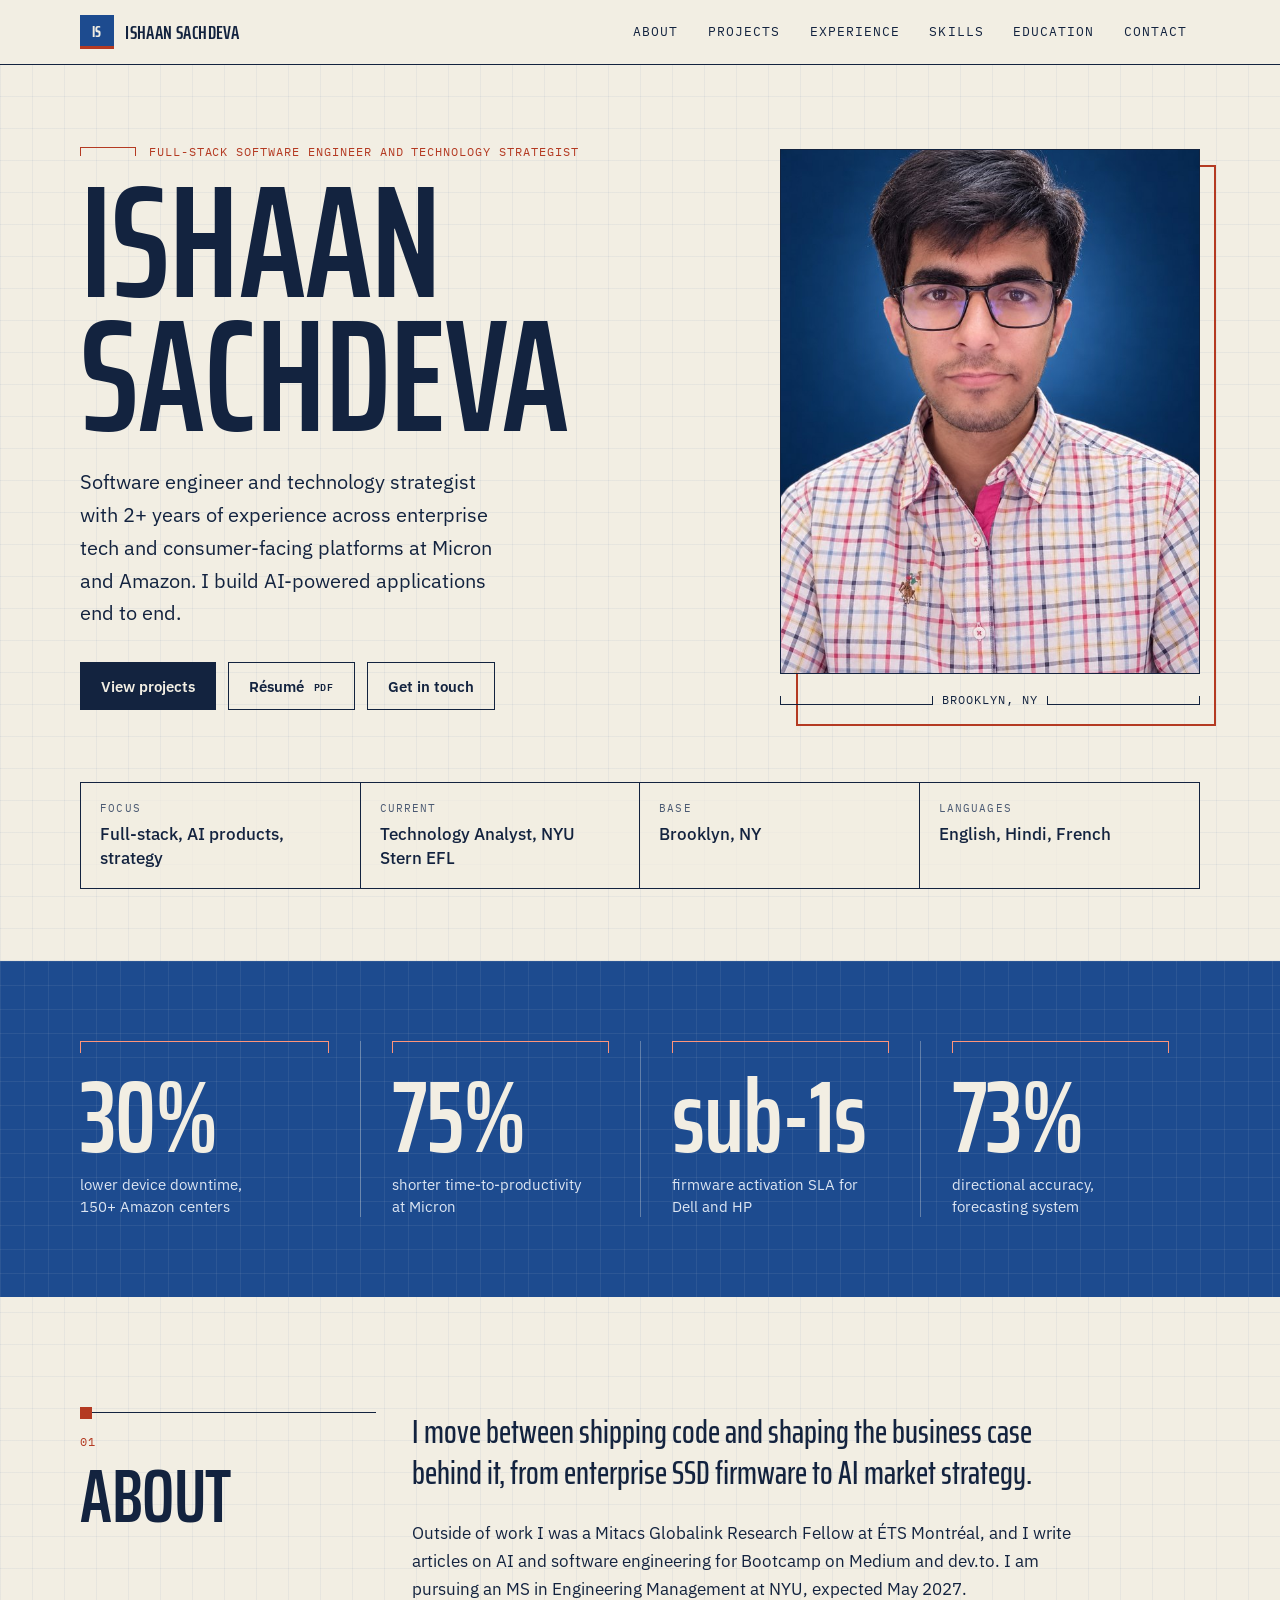
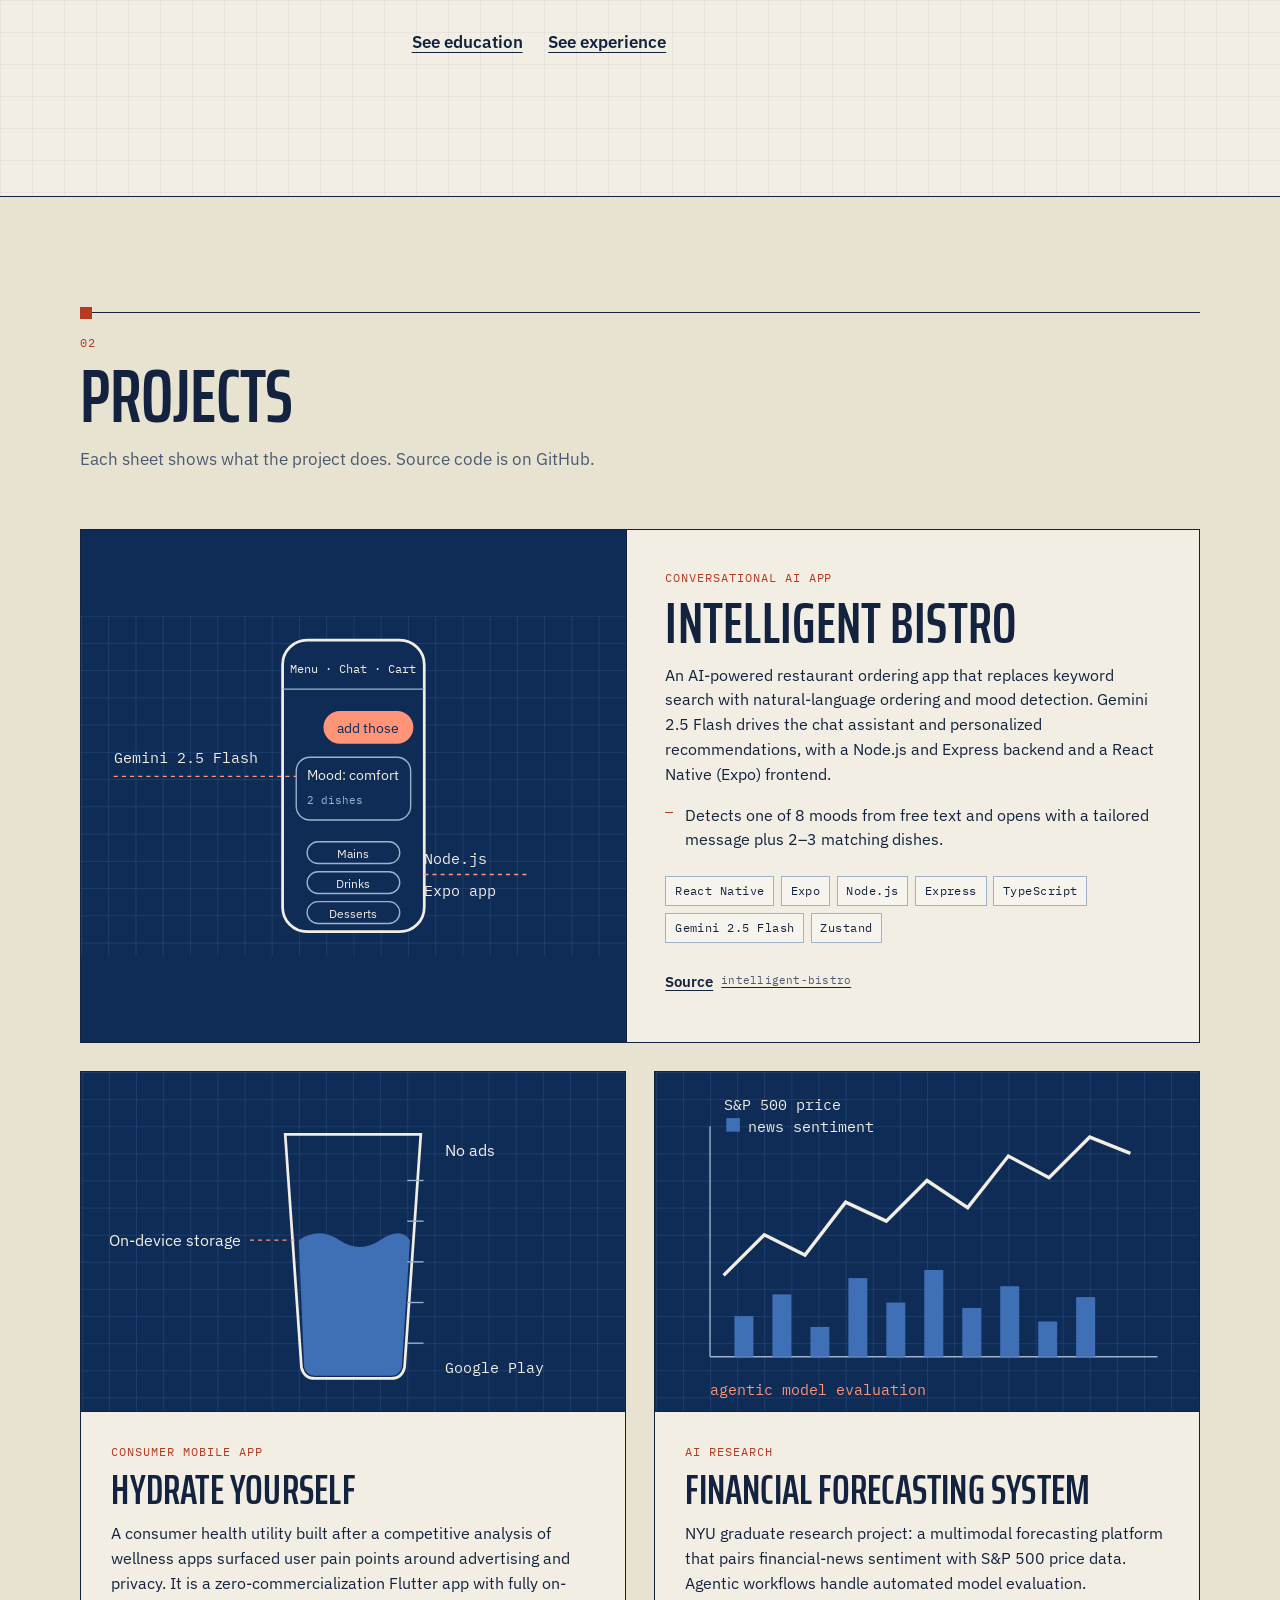
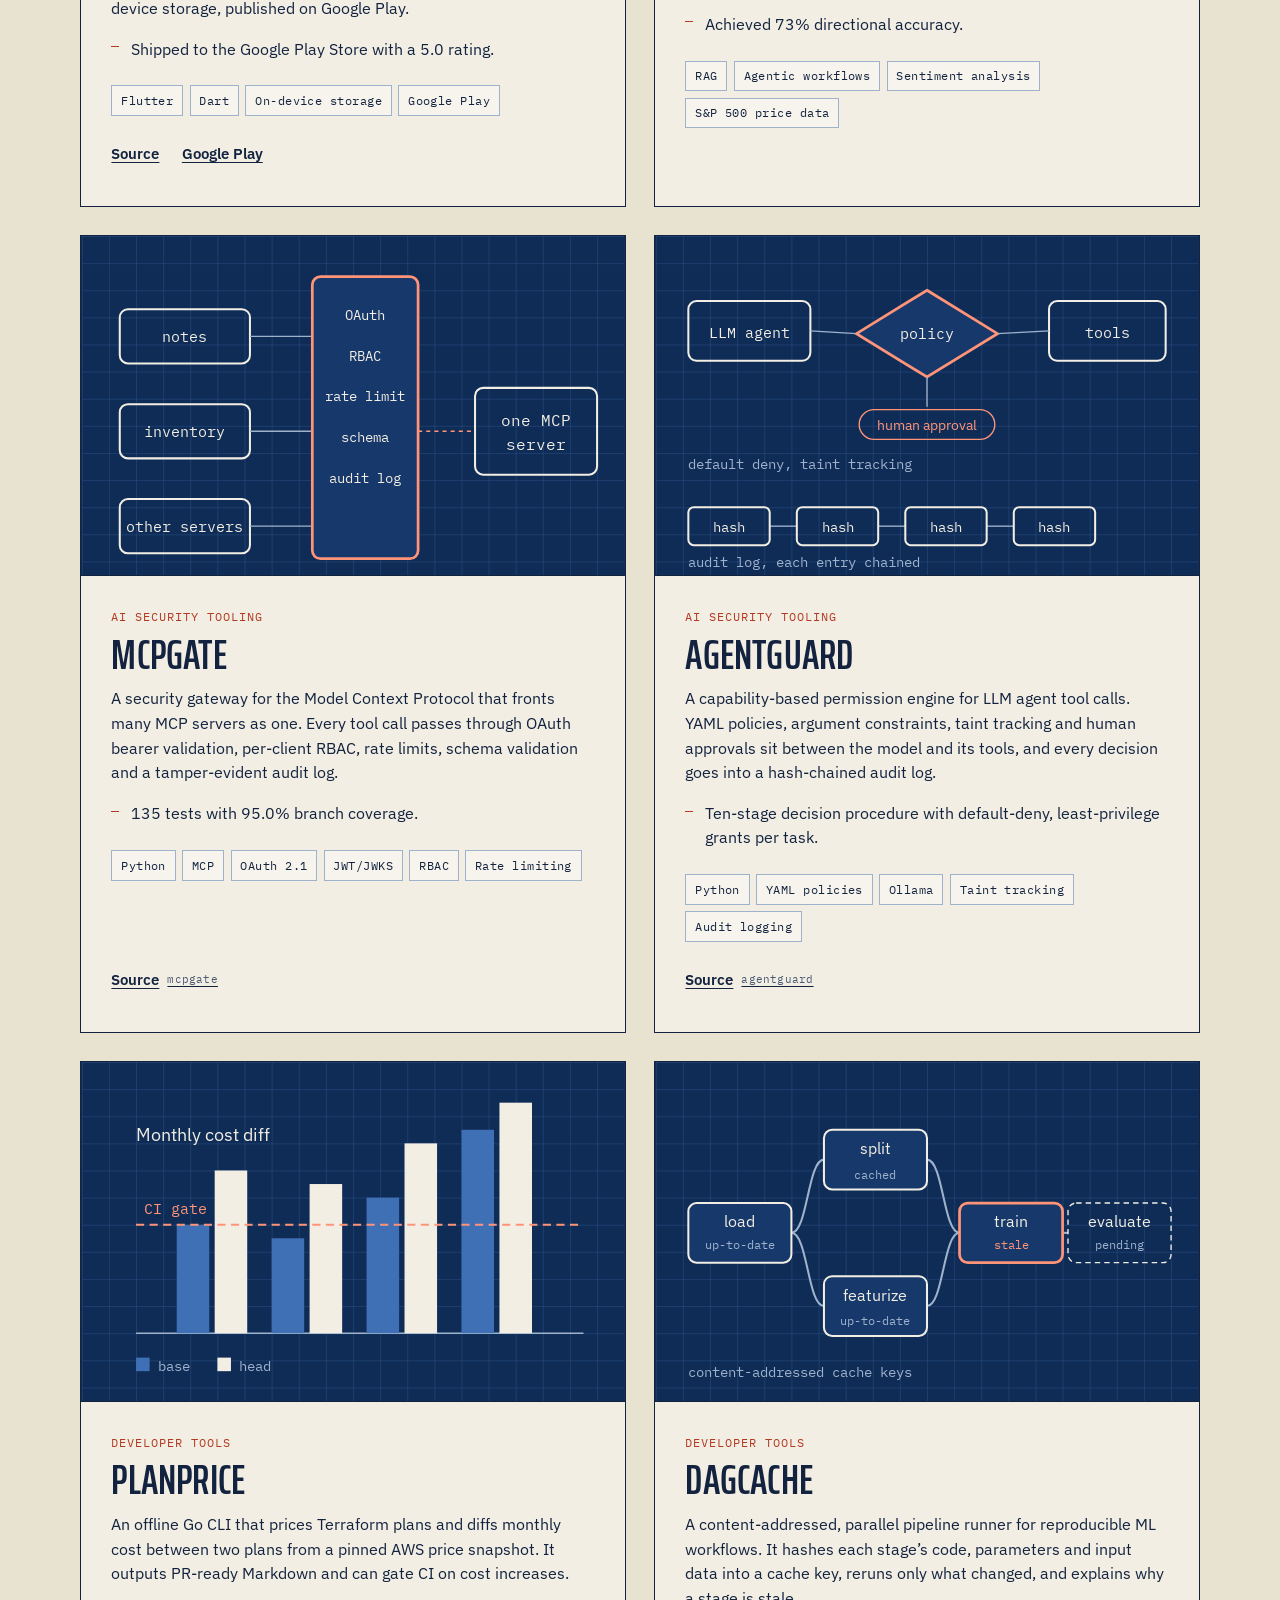
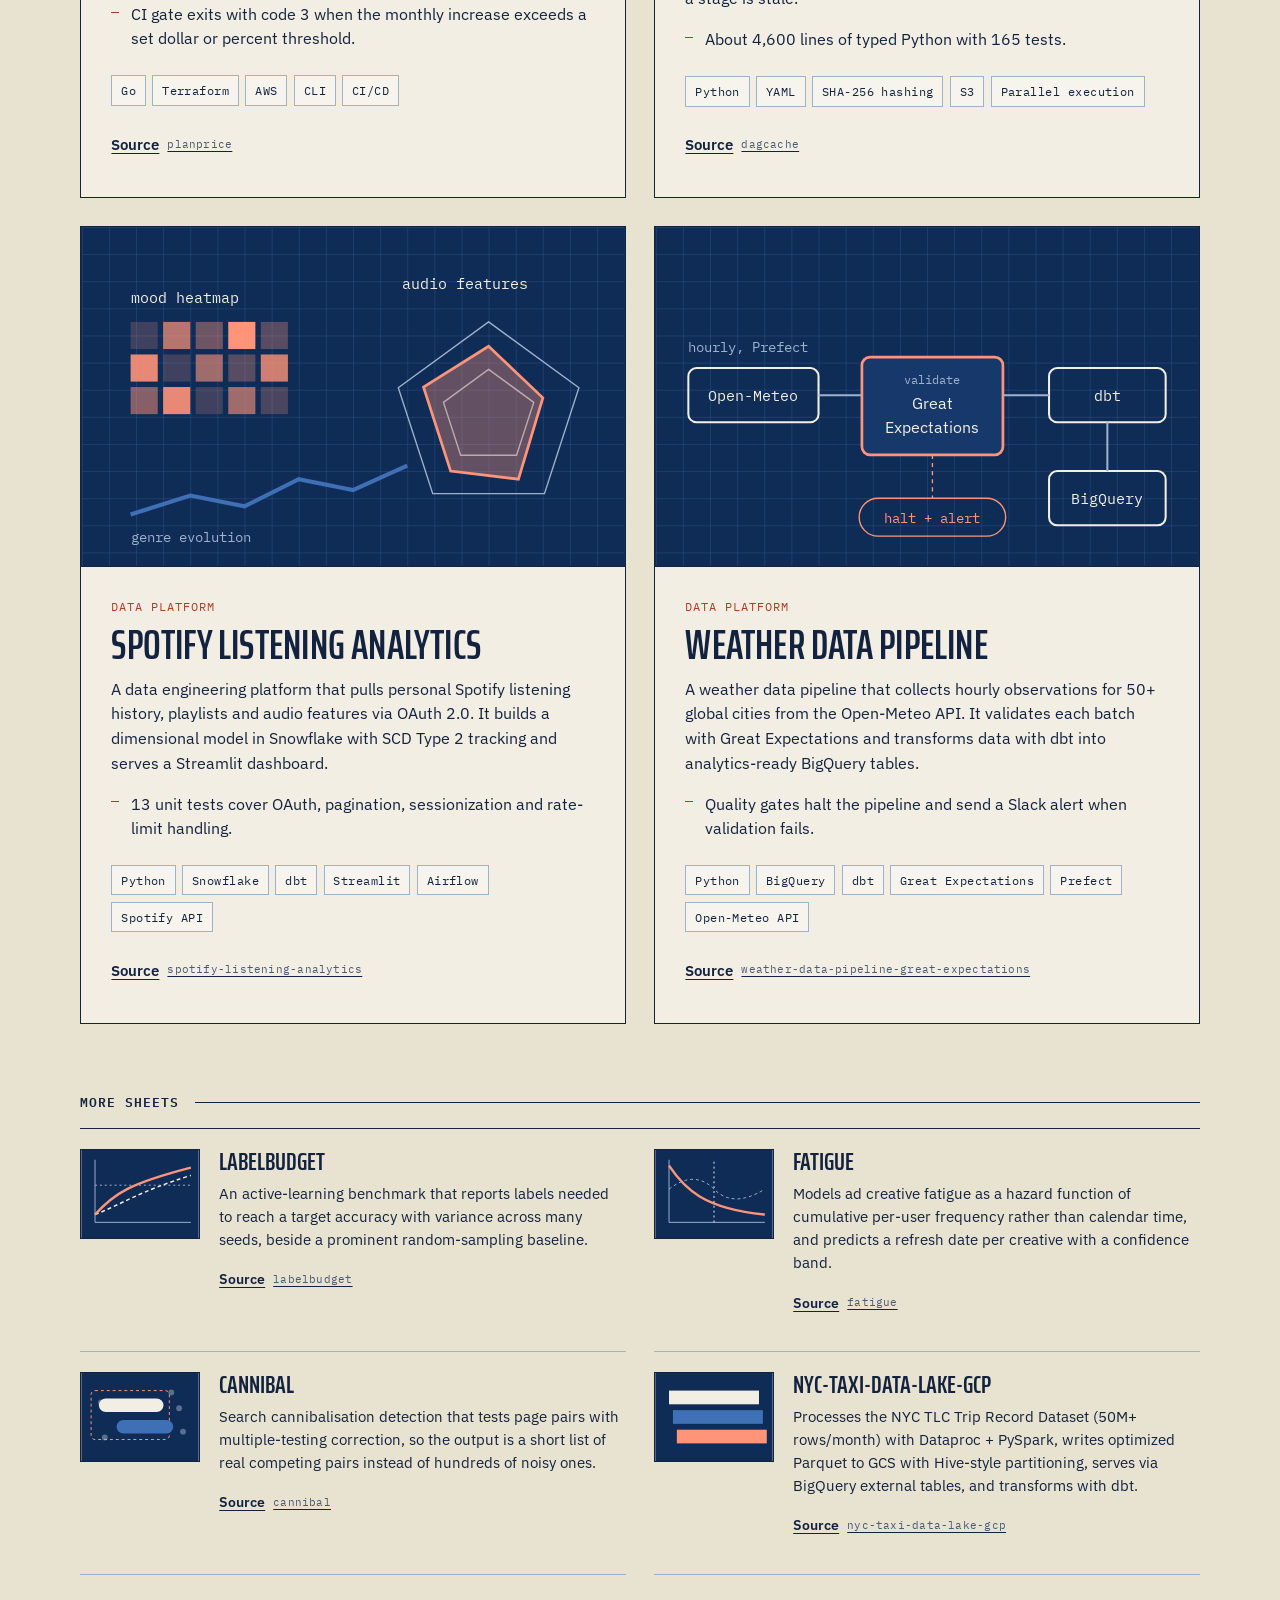
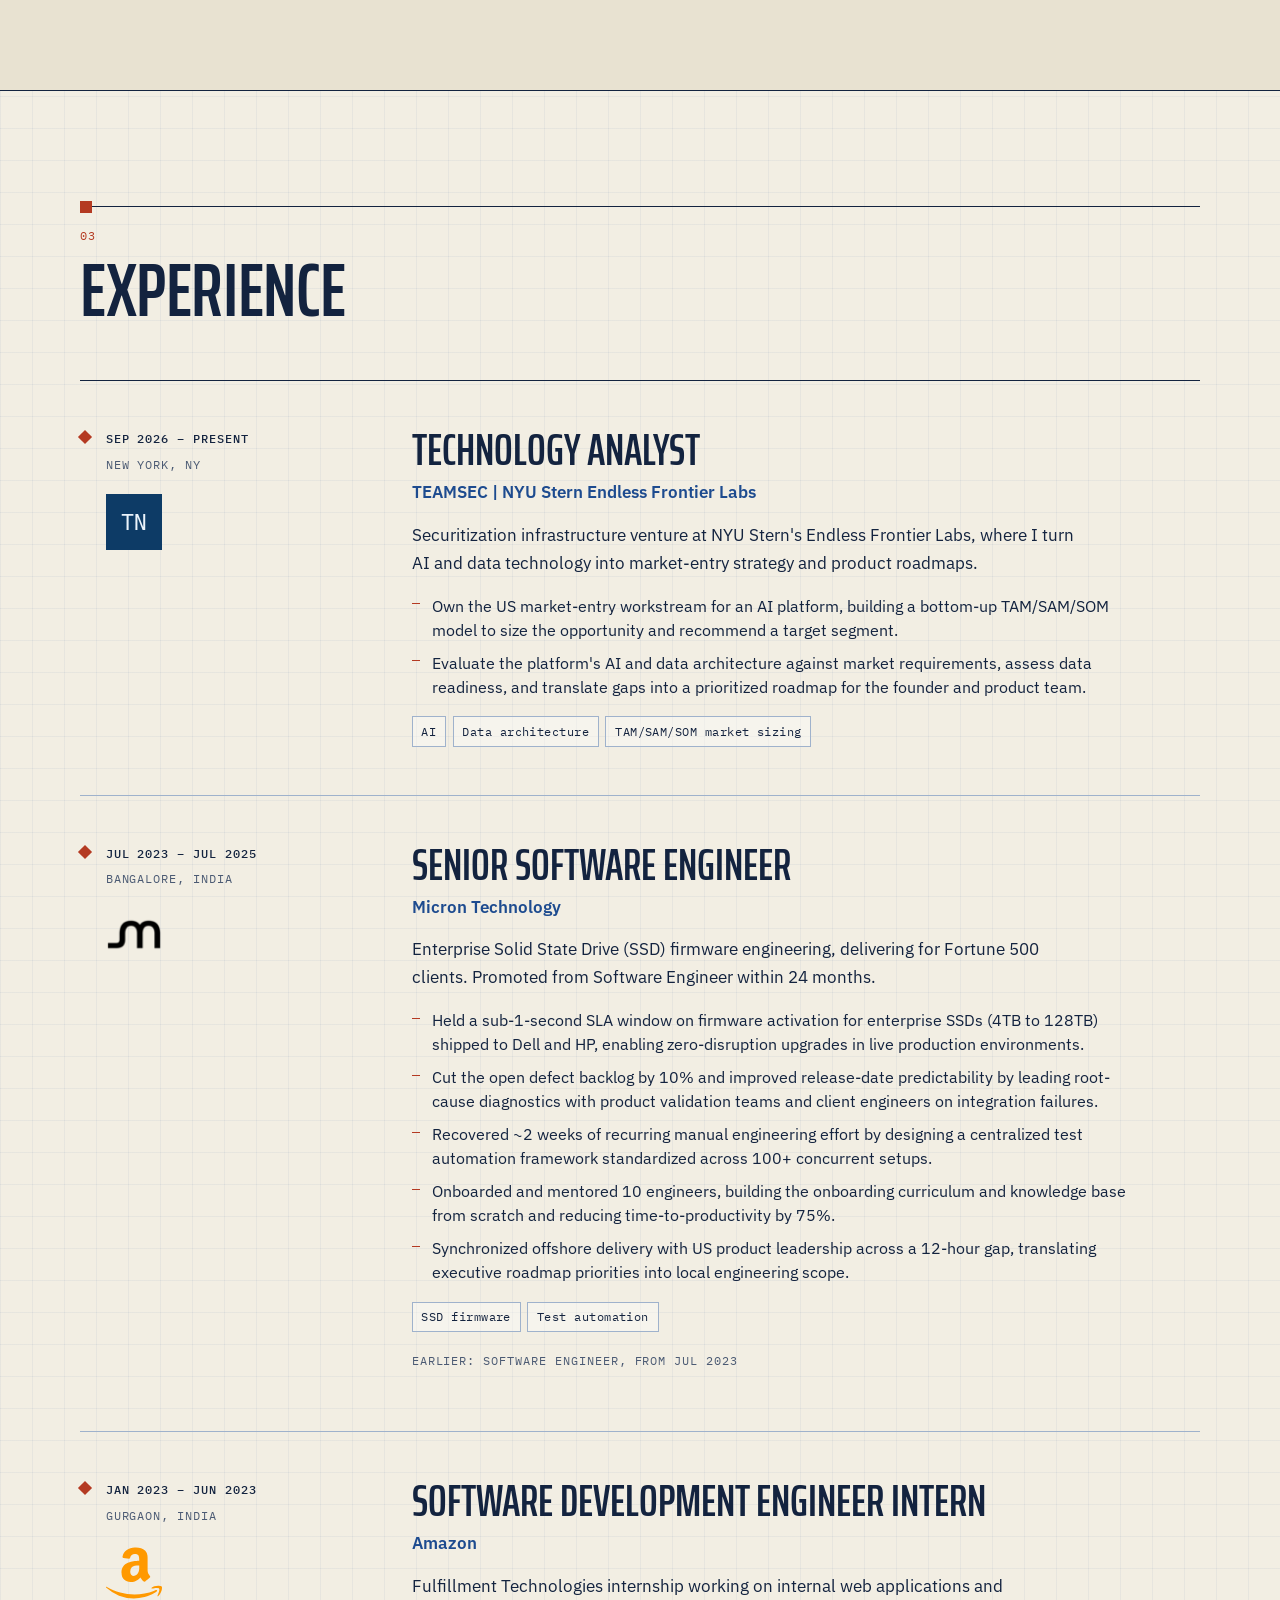
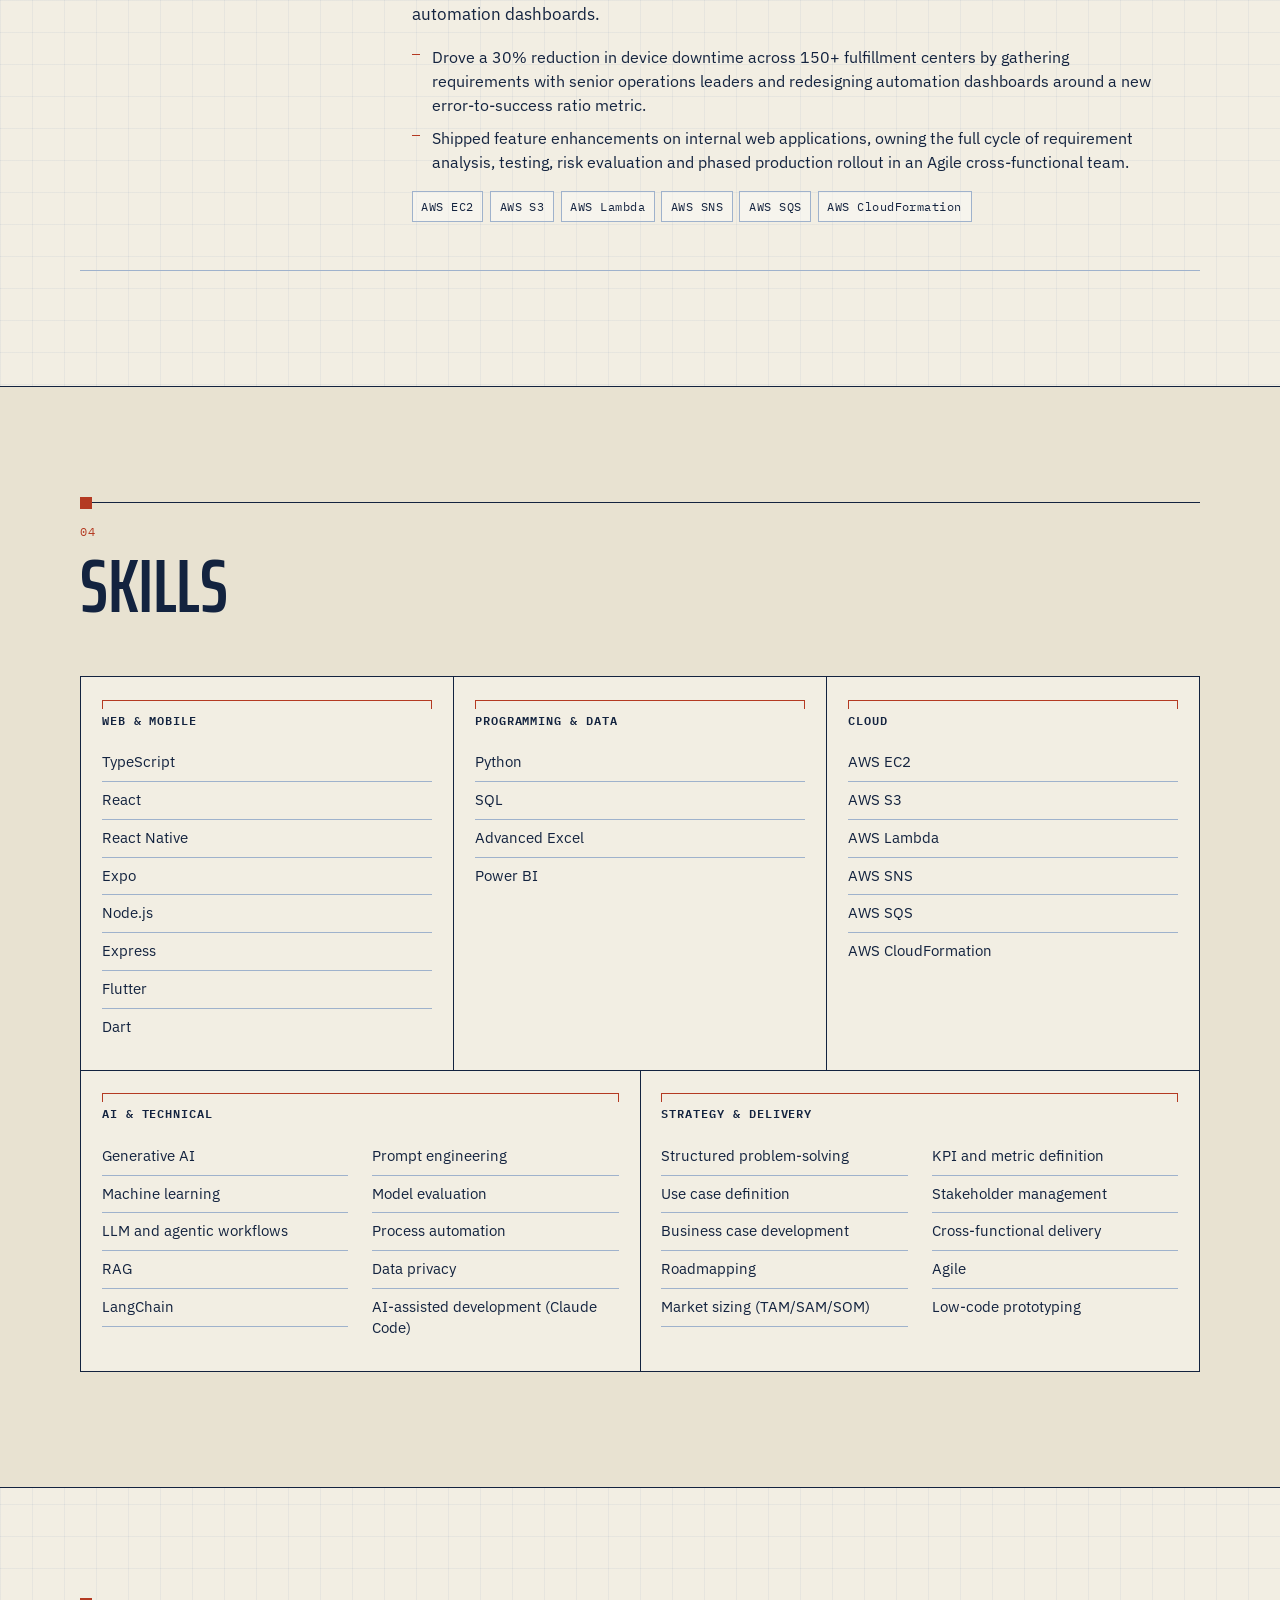
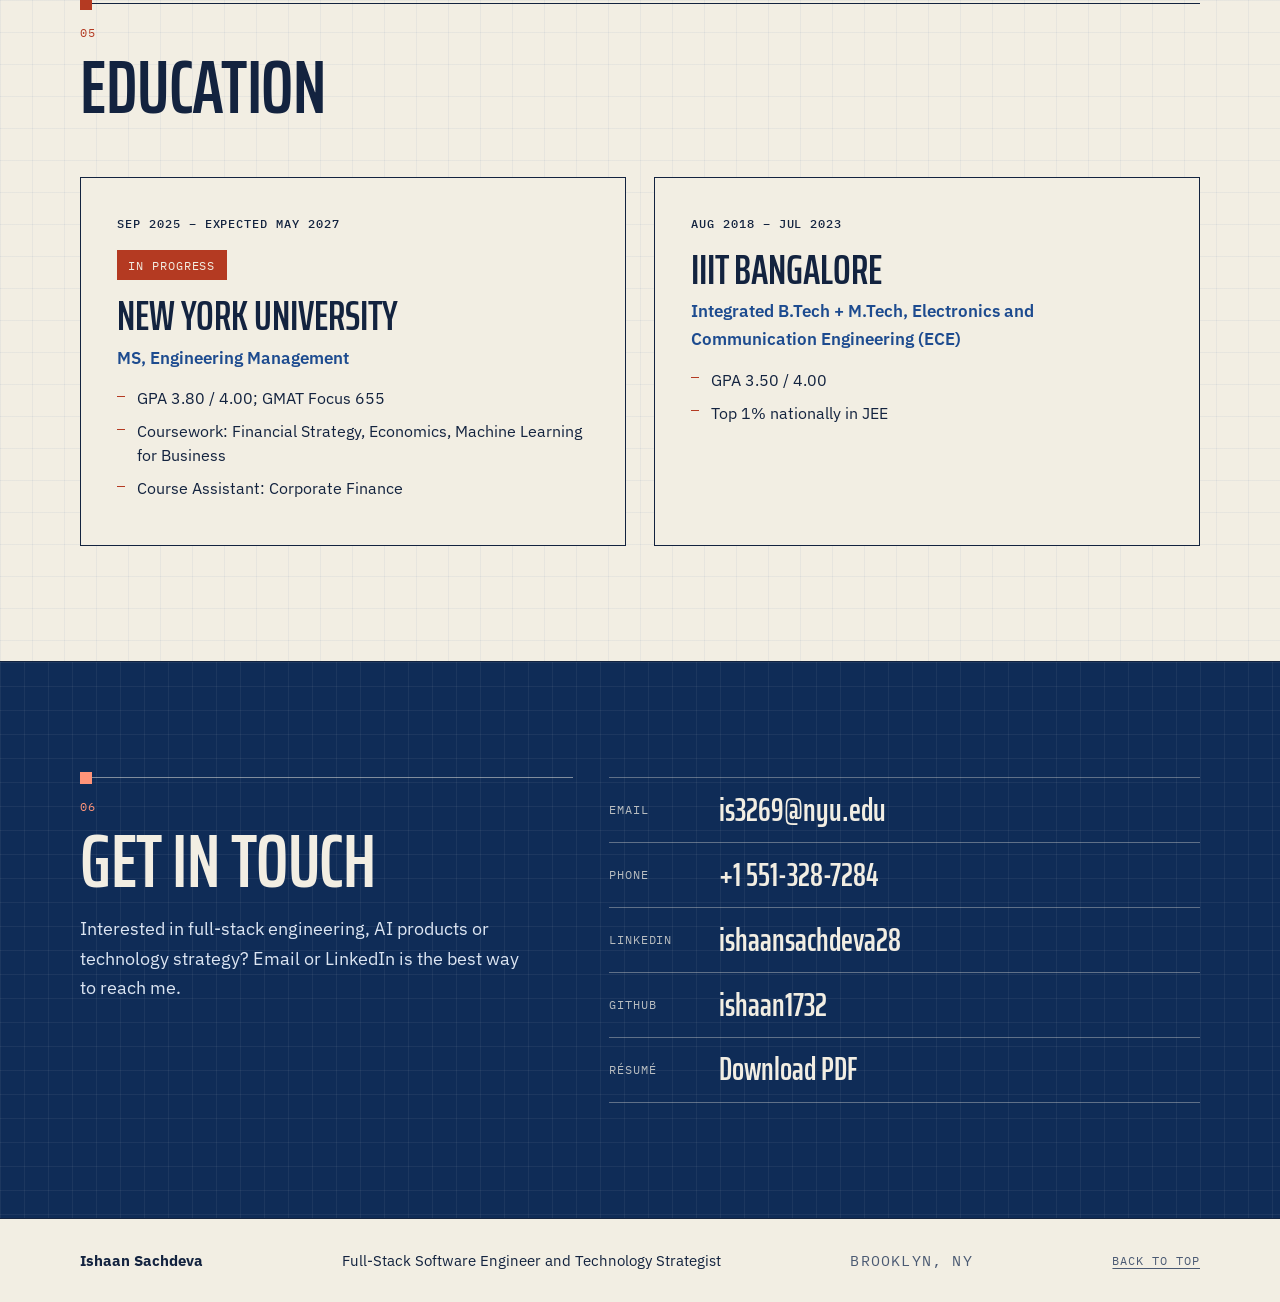
<file: index.html>
<!doctype html>
<html lang="en">
<head>
<meta charset="utf-8">
<meta name="viewport" content="width=device-width, initial-scale=1">
<title>Ishaan Sachdeva | Full-Stack Software Engineer and Technology Strategist</title>
<meta name="description" content="Full-stack software engineer and technology strategist in Brooklyn, NY. Builds AI-powered apps, with experience at Micron and Amazon. NYU MS candidate.">
<link rel="canonical" href="https://ishaan1732.github.io/">
<meta property="og:type" content="website">
<meta property="og:title" content="Ishaan Sachdeva | Full-Stack Software Engineer and Technology Strategist">
<meta property="og:description" content="Full-stack software engineer and technology strategist in Brooklyn, NY. Builds AI-powered apps, with experience at Micron and Amazon. NYU MS candidate.">
<meta property="og:url" content="https://ishaan1732.github.io/">
<meta property="og:image" content="https://ishaan1732.github.io/assets/images/social-card.png">
<meta name="twitter:card" content="summary_large_image">
<meta name="theme-color" content="#1D4B8F">
<link rel="icon" href="favicon.svg" type="image/svg+xml">
<link rel="apple-touch-icon" href="apple-touch-icon.png">
<link rel="preconnect" href="https://fonts.googleapis.com">
<link rel="preconnect" href="https://fonts.gstatic.com" crossorigin>
<link rel="stylesheet" href="https://fonts.googleapis.com/css2?family=IBM+Plex+Mono:wght@400;500&family=IBM+Plex+Sans:wght@400;500;600&family=Saira+Extra+Condensed:wght@500;600;700&display=swap">
<link rel="stylesheet" href="assets/site.css">
<script type="application/ld+json">
{
  "@context": "https://schema.org",
  "@type": "Person",
  "name": "Ishaan Sachdeva",
  "jobTitle": "Full-Stack Software Engineer and Technology Strategist",
  "url": "https://ishaan1732.github.io/",
  "image": "https://ishaan1732.github.io/assets/images/ishaan-sachdeva.jpg",
  "address": { "@type": "PostalAddress", "addressLocality": "Brooklyn", "addressRegion": "NY" },
  "sameAs": ["https://github.com/ishaan1732", "https://www.linkedin.com/in/ishaansachdeva28/"]
}
</script>
</head>
<body>

<header class="site-header">
  <div class="wrap bar">
    <a class="brand" href="#top"><span class="mark" aria-hidden="true">IS</span><span>Ishaan Sachdeva</span></a>
    <nav class="nav-desk" aria-label="Primary">
      <ul>
        <li><a href="#about">About</a></li>
        <li><a href="#projects">Projects</a></li>
        <li><a href="#experience">Experience</a></li>
        <li><a href="#skills">Skills</a></li>
        <li><a href="#education">Education</a></li>
        <li><a href="#contact">Contact</a></li>
      </ul>
    </nav>
    <details class="nav-m">
      <summary>Menu</summary>
      <nav aria-label="Mobile">
        <ul>
          <li><a href="#about">About</a></li>
          <li><a href="#projects">Projects</a></li>
          <li><a href="#experience">Experience</a></li>
          <li><a href="#skills">Skills</a></li>
          <li><a href="#education">Education</a></li>
          <li><a href="#contact">Contact</a></li>
        </ul>
      </nav>
    </details>
  </div>
</header>

<main id="main">

<!-- HERO -->
<section class="hero" id="top" aria-labelledby="hero-title">
  <div class="wrap hero-grid">
    <div class="hero-copy">
      <p class="mono eyebrow">Full-Stack Software Engineer and Technology Strategist</p>
      <h1 id="hero-title">Ishaan<br>Sachdeva</h1>
      <p class="lede">Software engineer and technology strategist with 2+ years of experience across enterprise tech and consumer-facing platforms at Micron and Amazon. I build AI-powered applications end to end.</p>
      <div class="ctas">
        <a class="btn btn-primary" href="#projects">View projects</a>
        <a class="btn" href="assets/files/ishaan-sachdeva-resume.pdf" download>Résumé <span class="mono">PDF</span></a>
        <a class="btn" href="#contact">Get in touch</a>
      </div>
    </div>
    <figure class="photo">
      <img src="assets/images/ishaan-sachdeva.jpg" alt="Portrait of Ishaan Sachdeva" width="640" height="800">
      <figcaption class="mono"><span>Brooklyn, NY</span></figcaption>
    </figure>
  </div>
  <div class="wrap">
    <dl class="titleblock">
      <div><dt>Focus</dt><dd>Full-stack, AI products, strategy</dd></div>
      <div><dt>Current</dt><dd>Technology Analyst, NYU Stern EFL</dd></div>
      <div><dt>Base</dt><dd>Brooklyn, NY</dd></div>
      <div><dt>Languages</dt><dd>English, Hindi, French</dd></div>
    </dl>
  </div>
</section>

<!-- READOUTS -->
<section class="band" aria-label="Key results">
  <div class="wrap band-grid">
    <div class="readout"><p class="value">30%</p><p class="label">lower device downtime, 150+ Amazon centers</p></div>
    <div class="readout"><p class="value">75%</p><p class="label">shorter time-to-productivity at Micron</p></div>
    <div class="readout"><p class="value">sub-1s</p><p class="label">firmware activation SLA for Dell and HP</p></div>
    <div class="readout"><p class="value">73%</p><p class="label">directional accuracy, forecasting system</p></div>
  </div>
</section>

<!-- ABOUT -->
<section class="section" id="about" aria-labelledby="about-h">
  <div class="wrap split">
    <div class="sec-label">
      <p class="mono">01</p>
      <h2 id="about-h">About</h2>
    </div>
    <div class="prose">
      <p class="lead">I move between shipping code and shaping the business case behind it, from enterprise SSD firmware to AI market strategy.</p>
      <p>Outside of work I was a Mitacs Globalink Research Fellow at ÉTS Montréal, and I write articles on AI and software engineering for Bootcamp on Medium and dev.to. I am pursuing an MS in Engineering Management at NYU, expected May 2027.</p>
      <p class="about-links"><a href="#education">See education</a> <a href="#experience">See experience</a></p>
    </div>
  </div>
</section>

<!-- PROJECTS -->
<section class="section section-tint" id="projects" aria-labelledby="projects-h">
  <div class="wrap">
    <div class="sec-head">
      <p class="mono">02</p>
      <h2 id="projects-h">Projects</h2>
      <p class="sec-note">Each sheet shows what the project does. Source code is on GitHub.</p>
    </div>

    <div class="sheets">

      <article class="sheet sheet-wide">
        <figure class="sheet-art">
          <svg viewBox="0 0 400 250" preserveAspectRatio="xMidYMid meet" role="img" aria-labelledby="art-bistro">
            <title id="art-bistro">Phone chat screen: a mood-based reply with menu categories, and labels for Gemini 2.5 Flash and Node.js with Express</title>
            <defs><pattern id="g1" width="20" height="20" patternUnits="userSpaceOnUse"><path d="M20 0H0V20" fill="none" stroke="#2A4F85" stroke-width=".7"/></pattern></defs>
            <rect width="400" height="250" fill="#0F2C57"/><rect width="400" height="250" fill="url(#g1)"/>
            <rect x="148" y="18" width="104" height="214" rx="18" fill="#0F2C57" stroke="#F2EEE3" stroke-width="2"/>
            <text x="200" y="42" text-anchor="middle" font-family="IBM Plex Mono" font-size="9" fill="#F2EEE3">Menu · Chat · Cart</text>
            <line x1="148" y1="54" x2="252" y2="54" stroke="#9FB2CC"/>
            <rect x="178" y="70" width="66" height="24" rx="12" fill="#FF9479"/>
            <text x="211" y="86" text-anchor="middle" font-family="IBM Plex Sans" font-size="10" fill="#0F2C57">add those</text>
            <rect x="158" y="104" width="84" height="46" rx="10" fill="none" stroke="#9FB2CC"/>
            <text x="166" y="121" font-family="IBM Plex Sans" font-size="10" fill="#F2EEE3">Mood: comfort</text>
            <text x="166" y="138" font-family="IBM Plex Mono" font-size="8" fill="#9FB2CC">2 dishes</text>
            <g font-family="IBM Plex Sans" font-size="9" fill="#F2EEE3" text-anchor="middle">
              <rect x="166" y="166" width="68" height="16" rx="8" fill="none" stroke="#9FB2CC"/><text x="200" y="178">Mains</text>
              <rect x="166" y="188" width="68" height="16" rx="8" fill="none" stroke="#9FB2CC"/><text x="200" y="200">Drinks</text>
              <rect x="166" y="210" width="68" height="16" rx="8" fill="none" stroke="#9FB2CC"/><text x="200" y="222">Desserts</text>
            </g>
            <line x1="24" y1="118" x2="158" y2="118" stroke="#FF9479" stroke-dasharray="3 3"/>
            <text x="24" y="108" font-family="IBM Plex Mono" font-size="11" fill="#F2EEE3">Gemini 2.5 Flash</text>
            <line x1="252" y1="190" x2="330" y2="190" stroke="#FF9479" stroke-dasharray="3 3"/>
            <text x="252" y="182" font-family="IBM Plex Mono" font-size="11" fill="#F2EEE3">Node.js</text>
            <text x="252" y="206" font-family="IBM Plex Mono" font-size="11" fill="#F2EEE3">Expo app</text>
          </svg>
        </figure>
        <div class="sheet-body">
          <p class="mono kicker">Conversational AI app</p>
          <h3>Intelligent Bistro</h3>
          <p>An AI-powered restaurant ordering app that replaces keyword search with natural-language ordering and mood detection. Gemini 2.5 Flash drives the chat assistant and personalized recommendations, with a Node.js and Express backend and a React Native (Expo) frontend.</p>
          <ul class="notes">
            <li>Detects one of 8 moods from free text and opens with a tailored message plus 2–3 matching dishes.</li>
          </ul>
          <ul class="stack mono" aria-label="Technologies">
            <li>React Native</li><li>Expo</li><li>Node.js</li><li>Express</li><li>TypeScript</li><li>Gemini 2.5 Flash</li><li>Zustand</li>
          </ul>
          <p class="links"><a href="https://github.com/ishaan1732/intelligent-bistro">Source <span class="mono">intelligent-bistro</span></a></p>
        </div>
      </article>

      <article class="sheet">
        <figure class="sheet-art">
          <svg viewBox="0 0 400 250" preserveAspectRatio="xMidYMid meet" role="img" aria-labelledby="art-hydrate">
            <title id="art-hydrate">A water glass filled to a level, with labels for on-device storage, no ads and Google Play</title>
            <defs><pattern id="g2" width="20" height="20" patternUnits="userSpaceOnUse"><path d="M20 0H0V20" fill="none" stroke="#2A4F85" stroke-width=".7"/></pattern></defs>
            <rect width="400" height="250" fill="#0F2C57"/><rect width="400" height="250" fill="url(#g2)"/>
            <path d="M150 46H250L238 218Q236 226 228 226H172Q164 226 162 218Z" fill="none" stroke="#F2EEE3" stroke-width="2"/>
            <path d="M160 124Q175 114 190 124T220 124T242 124L236 218Q234 224 228 224H172Q166 224 164 218Z" fill="#3F6FB5"/>
            <g stroke="#9FB2CC"><line x1="240" y1="80" x2="252" y2="80"/><line x1="240" y1="110" x2="252" y2="110"/><line x1="240" y1="140" x2="252" y2="140"/><line x1="240" y1="170" x2="252" y2="170"/><line x1="240" y1="200" x2="252" y2="200"/></g>
            <line x1="124" y1="124" x2="160" y2="124" stroke="#FF9479" stroke-dasharray="3 3"/>
            <text x="20" y="128" font-family="IBM Plex Sans" font-size="12" fill="#F2EEE3">On-device storage</text>
            <text x="268" y="62" font-family="IBM Plex Sans" font-size="12" fill="#F2EEE3">No ads</text>
            <text x="268" y="222" font-family="IBM Plex Mono" font-size="11" fill="#F2EEE3">Google Play</text>
          </svg>
        </figure>
        <div class="sheet-body">
          <p class="mono kicker">Consumer mobile app</p>
          <h3>Hydrate Yourself</h3>
          <p>A consumer health utility built after a competitive analysis of wellness apps surfaced user pain points around advertising and privacy. It is a zero-commercialization Flutter app with fully on-device storage, published on Google Play.</p>
          <ul class="notes">
            <li>Shipped to the Google Play Store with a 5.0 rating.</li>
          </ul>
          <ul class="stack mono" aria-label="Technologies">
            <li>Flutter</li><li>Dart</li><li>On-device storage</li><li>Google Play</li>
          </ul>
          <p class="links"><a href="https://github.com/ishaan1732/hydrate_yourself">Source</a> <a href="https://play.google.com/store/apps/details?id=com.ishaansharma.hydrate_yourself">Google Play</a></p>
        </div>
      </article>

      <article class="sheet">
        <figure class="sheet-art">
          <svg viewBox="0 0 400 250" preserveAspectRatio="xMidYMid meet" role="img" aria-labelledby="art-ffs">
            <title id="art-ffs">Chart of news sentiment bars beneath a price line, with a label for the agentic evaluation loop</title>
            <defs><pattern id="g3" width="20" height="20" patternUnits="userSpaceOnUse"><path d="M20 0H0V20" fill="none" stroke="#2A4F85" stroke-width=".7"/></pattern></defs>
            <rect width="400" height="250" fill="#0F2C57"/><rect width="400" height="250" fill="url(#g3)"/>
            <line x1="40" y1="210" x2="370" y2="210" stroke="#9FB2CC"/><line x1="40" y1="40" x2="40" y2="210" stroke="#9FB2CC"/>
            <g fill="#3F6FB5">
              <rect x="58" y="180" width="14" height="30"/><rect x="86" y="164" width="14" height="46"/><rect x="114" y="188" width="14" height="22"/>
              <rect x="142" y="152" width="14" height="58"/><rect x="170" y="170" width="14" height="40"/><rect x="198" y="146" width="14" height="64"/>
              <rect x="226" y="174" width="14" height="36"/><rect x="254" y="158" width="14" height="52"/><rect x="282" y="184" width="14" height="26"/>
              <rect x="310" y="166" width="14" height="44"/>
            </g>
            <polyline points="50,150 80,120 110,135 140,96 170,110 200,80 230,100 260,62 290,78 320,48 350,60" fill="none" stroke="#F2EEE3" stroke-width="2.5"/>
            <text x="50" y="28" font-family="IBM Plex Mono" font-size="11" fill="#F2EEE3">S&amp;P 500 price</text>
            <rect x="52" y="34" width="10" height="10" fill="#3F6FB5"/><text x="68" y="44" font-family="IBM Plex Mono" font-size="11" fill="#F2EEE3">news sentiment</text>
            <text x="40" y="238" font-family="IBM Plex Mono" font-size="11" fill="#FF9479">agentic model evaluation</text>
          </svg>
        </figure>
        <div class="sheet-body">
          <p class="mono kicker">AI research</p>
          <h3>Financial Forecasting System</h3>
          <p>NYU graduate research project: a multimodal forecasting platform that pairs financial-news sentiment with S&amp;P 500 price data. Agentic workflows handle automated model evaluation.</p>
          <ul class="notes">
            <li>Achieved 73% directional accuracy.</li>
          </ul>
          <ul class="stack mono" aria-label="Technologies">
            <li>RAG</li><li>Agentic workflows</li><li>Sentiment analysis</li><li>S&amp;P 500 price data</li>
          </ul>
        </div>
      </article>

      <article class="sheet">
        <figure class="sheet-art">
          <svg viewBox="0 0 400 250" preserveAspectRatio="xMidYMid meet" role="img" aria-labelledby="art-mcpgate">
            <title id="art-mcpgate">Several MCP servers feed one gate with OAuth, RBAC, rate limit, schema and audit checks, and leave as one server</title>
            <defs><pattern id="g4" width="20" height="20" patternUnits="userSpaceOnUse"><path d="M20 0H0V20" fill="none" stroke="#2A4F85" stroke-width=".7"/></pattern></defs>
            <rect width="400" height="250" fill="#0F2C57"/><rect width="400" height="250" fill="url(#g4)"/>
            <g fill="none" stroke="#F2EEE3" stroke-width="1.5">
              <rect x="28" y="54" width="96" height="40" rx="6"/><rect x="28" y="124" width="96" height="40" rx="6"/><rect x="28" y="194" width="96" height="40" rx="6"/>
            </g>
            <g font-family="IBM Plex Mono" font-size="11" fill="#F2EEE3" text-anchor="middle">
              <text x="76" y="78">notes</text><text x="76" y="148">inventory</text><text x="76" y="218">other servers</text>
            </g>
            <g stroke="#9FB2CC"><line x1="124" y1="74" x2="170" y2="74"/><line x1="124" y1="144" x2="170" y2="144"/><line x1="124" y1="214" x2="170" y2="214"/></g>
            <rect x="170" y="30" width="78" height="208" rx="6" fill="#16386B" stroke="#FF9479" stroke-width="2"/>
            <g font-family="IBM Plex Mono" font-size="10" fill="#F2EEE3" text-anchor="middle">
              <text x="209" y="62">OAuth</text><text x="209" y="92">RBAC</text><text x="209" y="122">rate limit</text><text x="209" y="152">schema</text><text x="209" y="182">audit log</text>
            </g>
            <line x1="248" y1="144" x2="290" y2="144" stroke="#FF9479" stroke-dasharray="3 3"/>
            <rect x="290" y="112" width="90" height="64" rx="6" fill="none" stroke="#F2EEE3" stroke-width="1.5"/>
            <text x="335" y="140" text-anchor="middle" font-family="IBM Plex Mono" font-size="12" fill="#F2EEE3">one MCP</text>
            <text x="335" y="158" text-anchor="middle" font-family="IBM Plex Mono" font-size="12" fill="#F2EEE3">server</text>
          </svg>
        </figure>
        <div class="sheet-body">
          <p class="mono kicker">AI security tooling</p>
          <h3>mcpgate</h3>
          <p>A security gateway for the Model Context Protocol that fronts many MCP servers as one. Every tool call passes through OAuth bearer validation, per-client RBAC, rate limits, schema validation and a tamper-evident audit log.</p>
          <ul class="notes">
            <li>135 tests with 95.0% branch coverage.</li>
          </ul>
          <ul class="stack mono" aria-label="Technologies">
            <li>Python</li><li>MCP</li><li>OAuth 2.1</li><li>JWT/JWKS</li><li>RBAC</li><li>Rate limiting</li>
          </ul>
          <p class="links"><a href="https://github.com/ishaan1732/mcpgate">Source <span class="mono">mcpgate</span></a></p>
        </div>
      </article>

      <article class="sheet">
        <figure class="sheet-art">
          <svg viewBox="0 0 400 250" preserveAspectRatio="xMidYMid meet" role="img" aria-labelledby="art-agentguard">
            <title id="art-agentguard">An LLM agent passes a policy gate to tools, with a human approval branch and a hash-chained audit log below</title>
            <defs><pattern id="g5" width="20" height="20" patternUnits="userSpaceOnUse"><path d="M20 0H0V20" fill="none" stroke="#2A4F85" stroke-width=".7"/></pattern></defs>
            <rect width="400" height="250" fill="#0F2C57"/><rect width="400" height="250" fill="url(#g5)"/>
            <rect x="24" y="48" width="90" height="44" rx="6" fill="none" stroke="#F2EEE3" stroke-width="1.5"/>
            <text x="69" y="75" text-anchor="middle" font-family="IBM Plex Mono" font-size="11" fill="#F2EEE3">LLM agent</text>
            <polygon points="200,40 252,72 200,104 148,72" fill="#16386B" stroke="#FF9479" stroke-width="2"/>
            <text x="200" y="76" text-anchor="middle" font-family="IBM Plex Mono" font-size="11" fill="#F2EEE3">policy</text>
            <rect x="290" y="48" width="86" height="44" rx="6" fill="none" stroke="#F2EEE3" stroke-width="1.5"/>
            <text x="333" y="75" text-anchor="middle" font-family="IBM Plex Mono" font-size="11" fill="#F2EEE3">tools</text>
            <g stroke="#9FB2CC"><line x1="114" y1="70" x2="148" y2="72"/><line x1="252" y1="72" x2="290" y2="70"/><line x1="200" y1="104" x2="200" y2="126"/></g>
            <rect x="150" y="128" width="100" height="22" rx="11" fill="none" stroke="#FF9479"/>
            <text x="200" y="143" text-anchor="middle" font-family="IBM Plex Sans" font-size="10" fill="#FF9479">human approval</text>
            <text x="24" y="172" font-family="IBM Plex Mono" font-size="10" fill="#9FB2CC">default deny, taint tracking</text>
            <g stroke="#9FB2CC"><line x1="84" y1="214" x2="104" y2="214"/><line x1="164" y1="214" x2="184" y2="214"/><line x1="244" y1="214" x2="264" y2="214"/></g>
            <g fill="none" stroke="#F2EEE3" stroke-width="1.5"><rect x="24" y="200" width="60" height="28" rx="4"/><rect x="104" y="200" width="60" height="28" rx="4"/><rect x="184" y="200" width="60" height="28" rx="4"/><rect x="264" y="200" width="60" height="28" rx="4"/></g>
            <g font-family="IBM Plex Mono" font-size="10" fill="#F2EEE3" text-anchor="middle"><text x="54" y="218">hash</text><text x="134" y="218">hash</text><text x="214" y="218">hash</text><text x="294" y="218">hash</text></g>
            <text x="24" y="244" font-family="IBM Plex Mono" font-size="10" fill="#9FB2CC">audit log, each entry chained</text>
          </svg>
        </figure>
        <div class="sheet-body">
          <p class="mono kicker">AI security tooling</p>
          <h3>agentguard</h3>
          <p>A capability-based permission engine for LLM agent tool calls. YAML policies, argument constraints, taint tracking and human approvals sit between the model and its tools, and every decision goes into a hash-chained audit log.</p>
          <ul class="notes">
            <li>Ten-stage decision procedure with default-deny, least-privilege grants per task.</li>
          </ul>
          <ul class="stack mono" aria-label="Technologies">
            <li>Python</li><li>YAML policies</li><li>Ollama</li><li>Taint tracking</li><li>Audit logging</li>
          </ul>
          <p class="links"><a href="https://github.com/ishaan1732/agentguard">Source <span class="mono">agentguard</span></a></p>
        </div>
      </article>

      <article class="sheet">
        <figure class="sheet-art">
          <svg viewBox="0 0 400 250" preserveAspectRatio="xMidYMid meet" role="img" aria-labelledby="art-planprice">
            <title id="art-planprice">Paired bars for base and head Terraform plans, with a dashed CI gate threshold line</title>
            <defs><pattern id="g6" width="20" height="20" patternUnits="userSpaceOnUse"><path d="M20 0H0V20" fill="none" stroke="#2A4F85" stroke-width=".7"/></pattern></defs>
            <rect width="400" height="250" fill="#0F2C57"/><rect width="400" height="250" fill="url(#g6)"/>
            <text x="40" y="58" font-family="IBM Plex Sans" font-size="13" fill="#F2EEE3">Monthly cost diff</text>
            <rect x="40" y="218" width="10" height="10" fill="#3F6FB5"/><text x="56" y="228" font-family="IBM Plex Mono" font-size="10" fill="#9FB2CC">base</text>
            <rect x="100" y="218" width="10" height="10" fill="#F2EEE3"/><text x="116" y="228" font-family="IBM Plex Mono" font-size="10" fill="#9FB2CC">head</text>
            <line x1="40" y1="200" x2="370" y2="200" stroke="#9FB2CC"/>
            <g fill="#3F6FB5"><rect x="70" y="120" width="24" height="80"/><rect x="140" y="130" width="24" height="70"/><rect x="210" y="100" width="24" height="100"/><rect x="280" y="50" width="24" height="150"/></g>
            <g fill="#F2EEE3"><rect x="98" y="80" width="24" height="120"/><rect x="168" y="90" width="24" height="110"/><rect x="238" y="60" width="24" height="140"/><rect x="308" y="30" width="24" height="170"/></g>
            <line x1="40" y1="120" x2="370" y2="120" stroke="#FF9479" stroke-width="1.5" stroke-dasharray="6 4"/>
            <text x="46" y="112" font-family="IBM Plex Mono" font-size="11" fill="#FF9479">CI gate</text>
          </svg>
        </figure>
        <div class="sheet-body">
          <p class="mono kicker">Developer tools</p>
          <h3>planprice</h3>
          <p>An offline Go CLI that prices Terraform plans and diffs monthly cost between two plans from a pinned AWS price snapshot. It outputs PR-ready Markdown and can gate CI on cost increases.</p>
          <ul class="notes">
            <li>CI gate exits with code 3 when the monthly increase exceeds a set dollar or percent threshold.</li>
          </ul>
          <ul class="stack mono" aria-label="Technologies">
            <li>Go</li><li>Terraform</li><li>AWS</li><li>CLI</li><li>CI/CD</li>
          </ul>
          <p class="links"><a href="https://github.com/ishaan1732/planprice">Source <span class="mono">planprice</span></a></p>
        </div>
      </article>

      <article class="sheet">
        <figure class="sheet-art">
          <svg viewBox="0 0 400 250" preserveAspectRatio="xMidYMid meet" role="img" aria-labelledby="art-dagcache">
            <title id="art-dagcache">A pipeline graph: load, split, featurize, train and evaluate, with train marked stale and evaluate pending</title>
            <defs><pattern id="g7" width="20" height="20" patternUnits="userSpaceOnUse"><path d="M20 0H0V20" fill="none" stroke="#2A4F85" stroke-width=".7"/></pattern></defs>
            <rect width="400" height="250" fill="#0F2C57"/><rect width="400" height="250" fill="url(#g7)"/>
            <g fill="none" stroke="#9FB2CC" stroke-width="1.5"><path d="M100 126C112 126 112 72 124 72"/><path d="M100 126C112 126 112 180 124 180"/><path d="M200 72C212 72 212 126 224 126"/><path d="M200 180C212 180 212 126 224 126"/><path d="M300 126L304 126"/></g>
            <g fill="#16386B" stroke="#F2EEE3" stroke-width="1.5"><rect x="24" y="104" width="76" height="44" rx="6"/><rect x="124" y="50" width="76" height="44" rx="6"/><rect x="124" y="158" width="76" height="44" rx="6"/></g>
            <rect x="224" y="104" width="76" height="44" rx="6" fill="#16386B" stroke="#FF9479" stroke-width="2"/>
            <rect x="304" y="104" width="76" height="44" rx="6" fill="none" stroke="#F2EEE3" stroke-dasharray="4 3"/>
            <g font-family="IBM Plex Sans" font-size="12" fill="#F2EEE3" text-anchor="middle">
              <text x="62" y="122">load</text><text x="162" y="68">split</text><text x="162" y="176">featurize</text><text x="262" y="122">train</text><text x="342" y="122">evaluate</text>
            </g>
            <g font-family="IBM Plex Mono" font-size="9" text-anchor="middle">
              <text x="62" y="138" fill="#9FB2CC">up-to-date</text><text x="162" y="86" fill="#9FB2CC">cached</text><text x="162" y="194" fill="#9FB2CC">up-to-date</text><text x="262" y="138" fill="#FF9479">stale</text><text x="342" y="138" fill="#9FB2CC">pending</text>
            </g>
            <text x="24" y="232" font-family="IBM Plex Mono" font-size="10" fill="#9FB2CC">content-addressed cache keys</text>
          </svg>
        </figure>
        <div class="sheet-body">
          <p class="mono kicker">Developer tools</p>
          <h3>dagcache</h3>
          <p>A content-addressed, parallel pipeline runner for reproducible ML workflows. It hashes each stage’s code, parameters and input data into a cache key, reruns only what changed, and explains why a stage is stale.</p>
          <ul class="notes">
            <li>About 4,600 lines of typed Python with 165 tests.</li>
          </ul>
          <ul class="stack mono" aria-label="Technologies">
            <li>Python</li><li>YAML</li><li>SHA-256 hashing</li><li>S3</li><li>Parallel execution</li>
          </ul>
          <p class="links"><a href="https://github.com/ishaan1732/dagcache">Source <span class="mono">dagcache</span></a></p>
        </div>
      </article>

      <article class="sheet">
        <figure class="sheet-art">
          <svg viewBox="0 0 400 250" preserveAspectRatio="xMidYMid meet" role="img" aria-labelledby="art-spotify">
            <title id="art-spotify">A mood heatmap grid beside an audio-feature radar chart and a genre trend line</title>
            <defs><pattern id="g8" width="20" height="20" patternUnits="userSpaceOnUse"><path d="M20 0H0V20" fill="none" stroke="#2A4F85" stroke-width=".7"/></pattern></defs>
            <rect width="400" height="250" fill="#0F2C57"/><rect width="400" height="250" fill="url(#g8)"/>
            <text x="36" y="56" font-family="IBM Plex Mono" font-size="11" fill="#F2EEE3">mood heatmap</text>
            <g fill="#FF9479">
              <rect x="36" y="70" width="20" height="20" opacity=".2"/><rect x="60" y="70" width="20" height="20" opacity=".7"/><rect x="84" y="70" width="20" height="20" opacity=".4"/><rect x="108" y="70" width="20" height="20" opacity="1"/><rect x="132" y="70" width="20" height="20" opacity=".3"/>
              <rect x="36" y="94" width="20" height="20" opacity=".9"/><rect x="60" y="94" width="20" height="20" opacity=".2"/><rect x="84" y="94" width="20" height="20" opacity=".6"/><rect x="108" y="94" width="20" height="20" opacity=".3"/><rect x="132" y="94" width="20" height="20" opacity=".8"/>
              <rect x="36" y="118" width="20" height="20" opacity=".5"/><rect x="60" y="118" width="20" height="20" opacity=".9"/><rect x="84" y="118" width="20" height="20" opacity=".2"/><rect x="108" y="118" width="20" height="20" opacity=".6"/><rect x="132" y="118" width="20" height="20" opacity=".25"/>
            </g>
            <polyline points="36,212 80,198 120,206 160,186 200,194 240,176" fill="none" stroke="#3F6FB5" stroke-width="3"/>
            <text x="36" y="232" font-family="IBM Plex Mono" font-size="10" fill="#9FB2CC">genre evolution</text>
            <g fill="none" stroke="#9FB2CC"><polygon points="300,70 366.6,118.6 341.2,196.6 258.8,196.6 233.4,118.6"/><polygon points="300,105 333.3,129.3 320.6,168.3 279.4,168.3 266.7,129.3"/></g>
            <polygon points="300,88 340,126 322,186 272,180 252,118" fill="#FF9479" fill-opacity=".35" stroke="#FF9479" stroke-width="2"/>
            <text x="236" y="46" font-family="IBM Plex Mono" font-size="11" fill="#F2EEE3">audio features</text>
          </svg>
        </figure>
        <div class="sheet-body">
          <p class="mono kicker">Data platform</p>
          <h3>Spotify Listening Analytics</h3>
          <p>A data engineering platform that pulls personal Spotify listening history, playlists and audio features via OAuth 2.0. It builds a dimensional model in Snowflake with SCD Type 2 tracking and serves a Streamlit dashboard.</p>
          <ul class="notes">
            <li>13 unit tests cover OAuth, pagination, sessionization and rate-limit handling.</li>
          </ul>
          <ul class="stack mono" aria-label="Technologies">
            <li>Python</li><li>Snowflake</li><li>dbt</li><li>Streamlit</li><li>Airflow</li><li>Spotify API</li>
          </ul>
          <p class="links"><a href="https://github.com/ishaan1732/spotify-listening-analytics">Source <span class="mono">spotify-listening-analytics</span></a></p>
        </div>
      </article>

      <article class="sheet">
        <figure class="sheet-art">
          <svg viewBox="0 0 400 250" preserveAspectRatio="xMidYMid meet" role="img" aria-labelledby="art-weather">
            <title id="art-weather">Pipeline flow from Open-Meteo through a Great Expectations gate to dbt and BigQuery, with a halt and alert branch</title>
            <defs><pattern id="g9" width="20" height="20" patternUnits="userSpaceOnUse"><path d="M20 0H0V20" fill="none" stroke="#2A4F85" stroke-width=".7"/></pattern></defs>
            <rect width="400" height="250" fill="#0F2C57"/><rect width="400" height="250" fill="url(#g9)"/>
            <text x="24" y="92" font-family="IBM Plex Mono" font-size="10" fill="#9FB2CC">hourly, Prefect</text>
            <rect x="24" y="104" width="96" height="40" rx="6" fill="none" stroke="#F2EEE3" stroke-width="1.5"/>
            <text x="72" y="128" text-anchor="middle" font-family="IBM Plex Mono" font-size="11" fill="#F2EEE3">Open-Meteo</text>
            <rect x="152" y="96" width="104" height="72" rx="6" fill="#16386B" stroke="#FF9479" stroke-width="2"/>
            <text x="204" y="116" text-anchor="middle" font-family="IBM Plex Mono" font-size="9" fill="#9FB2CC">validate</text>
            <text x="204" y="134" text-anchor="middle" font-family="IBM Plex Sans" font-size="12" fill="#F2EEE3">Great</text>
            <text x="204" y="152" text-anchor="middle" font-family="IBM Plex Sans" font-size="12" fill="#F2EEE3">Expectations</text>
            <rect x="290" y="104" width="86" height="40" rx="6" fill="none" stroke="#F2EEE3" stroke-width="1.5"/>
            <text x="333" y="128" text-anchor="middle" font-family="IBM Plex Mono" font-size="11" fill="#F2EEE3">dbt</text>
            <rect x="290" y="180" width="86" height="40" rx="6" fill="none" stroke="#F2EEE3" stroke-width="1.5"/>
            <text x="333" y="204" text-anchor="middle" font-family="IBM Plex Mono" font-size="11" fill="#F2EEE3">BigQuery</text>
            <g stroke="#9FB2CC" stroke-width="1.5"><line x1="120" y1="124" x2="152" y2="124"/><line x1="256" y1="124" x2="290" y2="124"/><line x1="333" y1="144" x2="333" y2="180"/></g>
            <g stroke="#FF9479" stroke-dasharray="3 3"><line x1="204" y1="168" x2="204" y2="200"/></g>
            <rect x="150" y="200" width="108" height="28" rx="14" fill="none" stroke="#FF9479"/>
            <text x="204" y="218" text-anchor="middle" font-family="IBM Plex Mono" font-size="10" fill="#FF9479">halt + alert</text>
          </svg>
        </figure>
        <div class="sheet-body">
          <p class="mono kicker">Data platform</p>
          <h3>Weather Data Pipeline</h3>
          <p>A weather data pipeline that collects hourly observations for 50+ global cities from the Open-Meteo API. It validates each batch with Great Expectations and transforms data with dbt into analytics-ready BigQuery tables.</p>
          <ul class="notes">
            <li>Quality gates halt the pipeline and send a Slack alert when validation fails.</li>
          </ul>
          <ul class="stack mono" aria-label="Technologies">
            <li>Python</li><li>BigQuery</li><li>dbt</li><li>Great Expectations</li><li>Prefect</li><li>Open-Meteo API</li>
          </ul>
          <p class="links"><a href="https://github.com/ishaan1732/weather-data-pipeline-great-expectations">Source <span class="mono">weather-data-pipeline-great-expectations</span></a></p>
        </div>
      </article>

    </div>

    <h3 class="more-h"><span class="mono">More sheets</span></h3>
    <ul class="more-list">
      <li class="more">
        <svg viewBox="0 0 120 90" preserveAspectRatio="xMidYMid meet" role="img" aria-labelledby="th-labelbudget" class="thumb">
          <title id="th-labelbudget">Two learning curves, a random baseline dashed and an active strategy solid, with a target line</title>
          <rect width="120" height="90" fill="#0F2C57"/>
          <line x1="14" y1="74" x2="112" y2="74" stroke="#9FB2CC"/><line x1="14" y1="10" x2="14" y2="74" stroke="#9FB2CC"/>
          <line x1="14" y1="36" x2="112" y2="36" stroke="#9FB2CC" stroke-dasharray="2 3"/>
          <path d="M14 66C40 56 60 42 112 26" fill="none" stroke="#F2EEE3" stroke-dasharray="4 3" stroke-width="1.5"/>
          <path d="M14 66C34 44 50 34 112 18" fill="none" stroke="#FF9479" stroke-width="2.5"/>
        </svg>
        <div class="more-body">
          <h3>labelbudget</h3>
          <p>An active-learning benchmark that reports labels needed to reach a target accuracy with variance across many seeds, beside a prominent random-sampling baseline.</p>
          <p class="links"><a href="https://github.com/ishaan1732/labelbudget">Source <span class="mono">labelbudget</span></a></p>
        </div>
      </li>
      <li class="more">
        <svg viewBox="0 0 120 90" preserveAspectRatio="xMidYMid meet" role="img" aria-labelledby="th-fatigue" class="thumb">
          <title id="th-fatigue">A fatigue decay curve against a seasonal wave, with a dashed refresh marker</title>
          <rect width="120" height="90" fill="#0F2C57"/>
          <line x1="14" y1="74" x2="112" y2="74" stroke="#9FB2CC"/><line x1="14" y1="10" x2="14" y2="74" stroke="#9FB2CC"/>
          <path d="M14 16C30 40 50 60 112 66" fill="none" stroke="#FF9479" stroke-width="2.5"/>
          <path d="M14 40Q40 20 60 40T112 40" fill="none" stroke="#9FB2CC" stroke-dasharray="3 3"/>
          <line x1="60" y1="12" x2="60" y2="74" stroke="#F2EEE3" stroke-dasharray="2 3"/>
        </svg>
        <div class="more-body">
          <h3>fatigue</h3>
          <p>Models ad creative fatigue as a hazard function of cumulative per-user frequency rather than calendar time, and predicts a refresh date per creative with a confidence band.</p>
          <p class="links"><a href="https://github.com/ishaan1732/fatigue">Source <span class="mono">fatigue</span></a></p>
        </div>
      </li>
      <li class="more">
        <svg viewBox="0 0 120 90" preserveAspectRatio="xMidYMid meet" role="img" aria-labelledby="th-cannibal" class="thumb">
          <title id="th-cannibal">Two overlapping page bars inside a dashed outline, with scattered pairs faded out around them</title>
          <rect width="120" height="90" fill="#0F2C57"/>
          <circle cx="92" cy="20" r="3" fill="#9FB2CC" opacity=".5"/><circle cx="104" cy="60" r="3" fill="#9FB2CC" opacity=".5"/><circle cx="24" cy="66" r="3" fill="#9FB2CC" opacity=".5"/><circle cx="100" cy="36" r="3" fill="#9FB2CC" opacity=".5"/><circle cx="20" cy="30" r="3" fill="#9FB2CC" opacity=".5"/>
          <rect x="10" y="18" width="80" height="50" rx="4" fill="none" stroke="#FF9479" stroke-dasharray="3 3"/>
          <rect x="18" y="26" width="66" height="14" rx="7" fill="#F2EEE3"/>
          <rect x="36" y="48" width="58" height="14" rx="7" fill="#3F6FB5"/>
        </svg>
        <div class="more-body">
          <h3>cannibal</h3>
          <p>Search cannibalisation detection that tests page pairs with multiple-testing correction, so the output is a short list of real competing pairs instead of hundreds of noisy ones.</p>
          <p class="links"><a href="https://github.com/ishaan1732/cannibal">Source <span class="mono">cannibal</span></a></p>
        </div>
      </li>
      <li class="more">
        <svg viewBox="0 0 120 90" preserveAspectRatio="xMidYMid meet" role="img" aria-labelledby="th-nyc" class="thumb">
          <title id="th-nyc">Three stacked data layers, from raw files to partitioned Parquet to analytics tables</title>
          <rect width="120" height="90" fill="#0F2C57"/>
          <rect x="14" y="18" width="92" height="14" fill="#F2EEE3"/>
          <rect x="18" y="38" width="92" height="14" fill="#3F6FB5"/>
          <rect x="22" y="58" width="92" height="14" fill="#FF9479"/>
        </svg>
        <div class="more-body">
          <h3>nyc-taxi-data-lake-gcp</h3>
          <p>Processes the NYC TLC Trip Record Dataset (50M+ rows/month) with Dataproc + PySpark, writes optimized Parquet to GCS with Hive-style partitioning, serves via BigQuery external tables, and transforms with dbt.</p>
          <p class="links"><a href="https://github.com/ishaan1732/nyc-taxi-data-lake-gcp">Source <span class="mono">nyc-taxi-data-lake-gcp</span></a></p>
        </div>
      </li>
    </ul>
  </div>
</section>

<!-- EXPERIENCE -->
<section class="section" id="experience" aria-labelledby="exp-h">
  <div class="wrap">
    <div class="sec-head">
      <p class="mono">03</p>
      <h2 id="exp-h">Experience</h2>
    </div>
    <ol class="revisions">
      <li class="rev">
        <div class="rev-meta">
          <p class="mono dates">Sep 2026 – Present</p>
          <p class="mono">New York, NY</p>
          <img class="logo" src="assets/images/logos/nyu-stern.svg" alt="NYU Stern logo" width="160" height="60">
        </div>
        <div class="rev-body">
          <h3>Technology Analyst</h3>
          <p class="company">TEAMSEC | NYU Stern Endless Frontier Labs</p>
          <p>Securitization infrastructure venture at NYU Stern's Endless Frontier Labs, where I turn AI and data technology into market-entry strategy and product roadmaps.</p>
          <ul class="notes">
            <li>Own the US market-entry workstream for an AI platform, building a bottom-up TAM/SAM/SOM model to size the opportunity and recommend a target segment.</li>
            <li>Evaluate the platform's AI and data architecture against market requirements, assess data readiness, and translate gaps into a prioritized roadmap for the founder and product team.</li>
          </ul>
          <ul class="stack mono" aria-label="Technologies"><li>AI</li><li>Data architecture</li><li>TAM/SAM/SOM market sizing</li></ul>
        </div>
      </li>
      <li class="rev">
        <div class="rev-meta">
          <p class="mono dates">Jul 2023 – Jul 2025</p>
          <p class="mono">Bangalore, India</p>
          <img class="logo" src="assets/images/logos/micron.png" alt="Micron Technology logo" width="160" height="60">
        </div>
        <div class="rev-body">
          <h3>Senior Software Engineer</h3>
          <p class="company">Micron Technology</p>
          <p>Enterprise Solid State Drive (SSD) firmware engineering, delivering for Fortune 500 clients. Promoted from Software Engineer within 24 months.</p>
          <ul class="notes">
            <li>Held a sub-1-second SLA window on firmware activation for enterprise SSDs (4TB to 128TB) shipped to Dell and HP, enabling zero-disruption upgrades in live production environments.</li>
            <li>Cut the open defect backlog by 10% and improved release-date predictability by leading root-cause diagnostics with product validation teams and client engineers on integration failures.</li>
            <li>Recovered ~2 weeks of recurring manual engineering effort by designing a centralized test automation framework standardized across 100+ concurrent setups.</li>
            <li>Onboarded and mentored 10 engineers, building the onboarding curriculum and knowledge base from scratch and reducing time-to-productivity by 75%.</li>
            <li>Synchronized offshore delivery with US product leadership across a 12-hour gap, translating executive roadmap priorities into local engineering scope.</li>
          </ul>
          <ul class="stack mono" aria-label="Technologies"><li>SSD firmware</li><li>Test automation</li></ul>
          <p class="earlier mono">Earlier: Software Engineer, from Jul 2023</p>
        </div>
      </li>
      <li class="rev">
        <div class="rev-meta">
          <p class="mono dates">Jan 2023 – Jun 2023</p>
          <p class="mono">Gurgaon, India</p>
          <img class="logo" src="assets/images/logos/amazon.svg" alt="Amazon logo" width="160" height="60">
        </div>
        <div class="rev-body">
          <h3>Software Development Engineer Intern</h3>
          <p class="company">Amazon</p>
          <p>Fulfillment Technologies internship working on internal web applications and automation dashboards.</p>
          <ul class="notes">
            <li>Drove a 30% reduction in device downtime across 150+ fulfillment centers by gathering requirements with senior operations leaders and redesigning automation dashboards around a new error-to-success ratio metric.</li>
            <li>Shipped feature enhancements on internal web applications, owning the full cycle of requirement analysis, testing, risk evaluation and phased production rollout in an Agile cross-functional team.</li>
          </ul>
          <ul class="stack mono" aria-label="Technologies"><li>AWS EC2</li><li>AWS S3</li><li>AWS Lambda</li><li>AWS SNS</li><li>AWS SQS</li><li>AWS CloudFormation</li></ul>
        </div>
      </li>
    </ol>
  </div>
</section>

<!-- SKILLS -->
<section class="section section-tint" id="skills" aria-labelledby="skills-h">
  <div class="wrap">
    <div class="sec-head">
      <p class="mono">04</p>
      <h2 id="skills-h">Skills</h2>
    </div>
    <div class="schedule">
      <div class="group">
        <h3 class="mono">Web &amp; Mobile</h3>
        <ul><li>TypeScript</li><li>React</li><li>React Native</li><li>Expo</li><li>Node.js</li><li>Express</li><li>Flutter</li><li>Dart</li></ul>
      </div>
      <div class="group">
        <h3 class="mono">Programming &amp; Data</h3>
        <ul><li>Python</li><li>SQL</li><li>Advanced Excel</li><li>Power BI</li></ul>
      </div>
      <div class="group">
        <h3 class="mono">AI &amp; Technical</h3>
        <ul><li>Generative AI</li><li>Machine learning</li><li>LLM and agentic workflows</li><li>RAG</li><li>LangChain</li><li>Prompt engineering</li><li>Model evaluation</li><li>Process automation</li><li>Data privacy</li><li>AI-assisted development (Claude Code)</li></ul>
      </div>
      <div class="group">
        <h3 class="mono">Cloud</h3>
        <ul><li>AWS EC2</li><li>AWS S3</li><li>AWS Lambda</li><li>AWS SNS</li><li>AWS SQS</li><li>AWS CloudFormation</li></ul>
      </div>
      <div class="group">
        <h3 class="mono">Strategy &amp; Delivery</h3>
        <ul><li>Structured problem-solving</li><li>Use case definition</li><li>Business case development</li><li>Roadmapping</li><li>Market sizing (TAM/SAM/SOM)</li><li>KPI and metric definition</li><li>Stakeholder management</li><li>Cross-functional delivery</li><li>Agile</li><li>Low-code prototyping</li></ul>
      </div>
    </div>
  </div>
</section>

<!-- EDUCATION -->
<section class="section" id="education" aria-labelledby="edu-h">
  <div class="wrap">
    <div class="sec-head">
      <p class="mono">05</p>
      <h2 id="edu-h">Education</h2>
    </div>
    <div class="edu-grid">
      <article class="edu">
        <p class="mono dates">Sep 2025 – Expected May 2027</p>
        <span class="tag">In progress</span>
        <h3>New York University</h3>
        <p class="company">MS, Engineering Management</p>
        <ul class="notes">
          <li>GPA 3.80 / 4.00; GMAT Focus 655</li>
          <li>Coursework: Financial Strategy, Economics, Machine Learning for Business</li>
          <li>Course Assistant: Corporate Finance</li>
        </ul>
      </article>
      <article class="edu">
        <p class="mono dates">Aug 2018 – Jul 2023</p>
        <h3>IIIT Bangalore</h3>
        <p class="company">Integrated B.Tech + M.Tech, Electronics and Communication Engineering (ECE)</p>
        <ul class="notes">
          <li>GPA 3.50 / 4.00</li>
          <li>Top 1% nationally in JEE</li>
        </ul>
      </article>
    </div>
  </div>
</section>

<!-- CONTACT -->
<section class="section contact" id="contact" aria-labelledby="contact-h">
  <div class="wrap contact-grid">
    <div class="sec-head">
      <p class="mono">06</p>
      <h2 id="contact-h">Get in touch</h2>
      <p class="lead">Interested in full-stack engineering, AI products or technology strategy? Email or LinkedIn is the best way to reach me.</p>
    </div>
    <ul class="contact-list">
      <li><span class="mono">Email</span><a href="mailto:is3269@nyu.edu">is3269@nyu.edu</a></li>
      <li><span class="mono">Phone</span><a href="tel:+15513287284">+1 551-328-7284</a></li>
      <li><span class="mono">LinkedIn</span><a href="https://www.linkedin.com/in/ishaansachdeva28/">ishaansachdeva28</a></li>
      <li><span class="mono">GitHub</span><a href="https://github.com/ishaan1732">ishaan1732</a></li>
      <li><span class="mono">Résumé</span><a href="assets/files/ishaan-sachdeva-resume.pdf" download>Download PDF</a></li>
    </ul>
  </div>
</section>

</main>

<footer class="site-footer">
  <div class="wrap titleblock-foot">
    <p><strong>Ishaan Sachdeva</strong></p>
    <p>Full-Stack Software Engineer and Technology Strategist</p>
    <p class="mono">Brooklyn, NY</p>
    <a class="mono" href="#top">Back to top</a>
  </div>
</footer>

<script src="assets/site.js" defer></script>
</body>
</html>
</file>
<file: assets/site.css>
/* Ishaan Sachdeva — drafting-sheet portfolio (round 2) */
:root {
  --paper: #F2EEE3;
  --paper-2: #E8E2D1;
  --ink: #13233F;
  --muted: #4B5A73;
  --blue: #1D4B8F;
  --deep: #0F2C57;
  --steel: #16386B;
  --sky: #3F6FB5;
  --line: #9FB2CC;
  --red: #B43A22;
  --redlight: #FF9479;
  --gap: clamp(1.25rem, 3vw, 2.25rem);
  --sec: clamp(4rem, 9vw, 7.5rem);
  --display: "Saira Extra Condensed", "Arial Narrow", sans-serif;
  --text: "IBM Plex Sans", system-ui, sans-serif;
  --mono: "IBM Plex Mono", ui-monospace, monospace;
}

*, *::before, *::after { box-sizing: border-box; }
html { scroll-behavior: smooth; -webkit-text-size-adjust: 100%; }
body {
  margin: 0;
  background-color: var(--paper);
  background-image:
    linear-gradient(rgba(29, 75, 143, .055) 1px, transparent 1px),
    linear-gradient(90deg, rgba(29, 75, 143, .055) 1px, transparent 1px);
  background-size: 32px 32px;
  color: var(--ink);
  font: 400 1.0625rem/1.65 var(--text);
  overflow-x: hidden;
}
img, svg { display: block; max-width: 100%; }
img { height: auto; }
a { color: var(--ink); text-underline-offset: .22em; text-decoration-thickness: 1px; }
a:hover { color: var(--red); }
h1, h2, h3 { margin: 0; font-weight: 600; line-height: 1.05; }
p { margin: 0 0 1em; }
ul, ol { margin: 0; padding: 0; list-style: none; }
:focus-visible { outline: 3px solid var(--red); outline-offset: 3px; border-radius: 2px; }
.mono { font-family: var(--mono); font-size: .75rem; letter-spacing: .08em; text-transform: uppercase; color: var(--muted); }

.wrap { max-width: 1200px; margin: 0 auto; padding: 0 clamp(1.25rem, 4vw, 2.5rem); }

/* ---------- header ---------- */
.site-header { position: sticky; top: 0; z-index: 20; background: var(--paper); border-bottom: 1px solid var(--ink); }
.bar { display: flex; align-items: center; justify-content: space-between; min-height: 64px; gap: 1rem; }
.brand { display: inline-flex; align-items: center; gap: .7rem; font-family: var(--display); font-weight: 600; font-size: 1.25rem; text-decoration: none; text-transform: uppercase; letter-spacing: .02em; min-height: 44px; }
.brand:hover { color: var(--ink); }
.mark {
  display: inline-grid; place-items: center; width: 34px; height: 34px;
  background: var(--blue); color: var(--paper); font-family: var(--display); font-weight: 700; font-size: 1rem;
  box-shadow: inset 0 -3px 0 var(--red);
}
.nav-desk ul { display: flex; gap: .25rem; }
.nav-desk a { display: inline-flex; align-items: center; min-height: 44px; padding: 0 .8rem; font-family: var(--mono); font-size: .8rem; text-transform: uppercase; letter-spacing: .08em; text-decoration: none; }
.nav-desk a:hover { color: var(--red); }
.nav-m { display: none; position: relative; }
.nav-m summary {
  list-style: none; cursor: pointer; min-height: 44px; min-width: 44px; display: inline-flex; align-items: center; padding: 0 1rem;
  border: 1.5px solid var(--ink); font-family: var(--mono); font-size: .8rem; text-transform: uppercase; letter-spacing: .08em;
}
.nav-m summary::-webkit-details-marker { display: none; }
.nav-m[open] summary { background: var(--ink); color: var(--paper); }
.nav-m nav {
  position: absolute; right: 0; top: calc(100% + 10px); width: min(280px, 80vw);
  background: var(--paper); border: 1.5px solid var(--ink); box-shadow: 6px 6px 0 var(--red);
}
.nav-m a { display: flex; align-items: center; min-height: 48px; padding: 0 1.1rem; border-bottom: 1px solid var(--line); text-decoration: none; font-family: var(--mono); font-size: .85rem; text-transform: uppercase; letter-spacing: .08em; }
.nav-m li:last-child a { border-bottom: 0; }
.nav-m a:hover { background: var(--paper-2); color: var(--red); }

/* ---------- hero ---------- */
.hero { padding: clamp(2.5rem, 6vw, 5rem) 0 clamp(3rem, 6vw, 4.5rem); }
.hero-grid { display: grid; grid-template-columns: minmax(0, 7fr) minmax(0, 5fr); gap: var(--gap); align-items: end; }
.eyebrow { display: flex; align-items: center; gap: .8rem; color: var(--red); }
.eyebrow::before { content: ""; width: 56px; height: 9px; border: 1px solid var(--red); border-bottom: 0; flex: none; }
h1 {
  font-family: var(--display); font-weight: 600; text-transform: uppercase;
  font-size: clamp(4.25rem, 12.5vw, 10.5rem); line-height: .84; letter-spacing: -.005em;
  margin: .5rem 0 1.5rem; color: var(--ink);
}
.lede { font-size: clamp(1.1rem, 1.6vw, 1.3rem); line-height: 1.6; max-width: 36ch; margin-bottom: 2rem; }
.ctas { display: flex; flex-wrap: wrap; gap: .75rem; }
.btn {
  display: inline-flex; align-items: center; gap: .6rem; min-height: 48px; padding: 0 1.25rem;
  border: 1.5px solid var(--ink); background: transparent; color: var(--ink);
  font: 600 .95rem/1 var(--text); text-decoration: none;
}
.btn .mono { color: inherit; font-size: .65rem; }
.btn-primary { background: var(--ink); color: var(--paper); }
.btn:hover { background: var(--red); border-color: var(--red); color: var(--paper); }
.btn-primary:hover { background: var(--red); color: var(--paper); }
.btn:hover .mono { color: var(--paper); }

.photo { position: relative; margin: 0; isolation: isolate; justify-self: end; width: 100%; max-width: 420px; }
.photo img { width: 100%; aspect-ratio: 4 / 5; object-fit: cover; object-position: 50% 30%; border: 1.5px solid var(--ink); }
.photo::before { content: ""; position: absolute; inset: 16px -16px -16px 16px; border: 2px solid var(--red); z-index: -1; }
.photo figcaption { display: flex; align-items: center; gap: .6rem; margin-top: 1rem; color: var(--ink); }
.photo figcaption::before, .photo figcaption::after { content: ""; flex: 1; height: 9px; border: 1px solid var(--ink); border-top: 0; }

.titleblock {
  display: grid; grid-template-columns: repeat(4, minmax(0, 1fr));
  margin: clamp(2.5rem, 6vw, 4.5rem) 0 0; border: 1.5px solid var(--ink); background: rgba(242, 238, 227, .7);
}
.titleblock > div { padding: 1rem 1.2rem 1.1rem; border-right: 1px solid var(--ink); }
.titleblock > div:last-child { border-right: 0; }
.titleblock dt { font-family: var(--mono); font-size: .7rem; letter-spacing: .1em; text-transform: uppercase; color: var(--muted); margin-bottom: .35rem; }
.titleblock dd { margin: 0; font-weight: 500; line-height: 1.4; }

/* ---------- readouts band ---------- */
.band { background: var(--blue); color: var(--paper); padding: clamp(3rem, 7vw, 5rem) 0; position: relative; overflow: hidden; }
.band::after {
  content: ""; position: absolute; inset: 0; pointer-events: none;
  background-image: linear-gradient(rgba(242, 238, 227, .07) 1px, transparent 1px), linear-gradient(90deg, rgba(242, 238, 227, .07) 1px, transparent 1px);
  background-size: 24px 24px;
}
.band-grid { position: relative; z-index: 1; display: grid; grid-template-columns: repeat(4, minmax(0, 1fr)); }
.readout { padding: 0 clamp(1rem, 2.4vw, 2rem); border-left: 1px solid rgba(242, 238, 227, .32); }
.readout:first-child { border-left: 0; padding-left: 0; }
.readout::before { content: ""; display: block; height: 12px; margin-bottom: 1.1rem; border: 1.5px solid var(--redlight); border-bottom: 0; }
.value { font-family: var(--display); font-weight: 600; font-size: clamp(3.6rem, 8vw, 7rem); line-height: .9; margin: 0 0 .6rem; letter-spacing: -.01em; }
.label { margin: 0; font-size: .95rem; line-height: 1.45; color: #DCE5F2; max-width: 22ch; }

/* ---------- sections ---------- */
.section { padding: var(--sec) 0; }
.section-tint { background: var(--paper-2); background-image: none; border-top: 1px solid var(--ink); border-bottom: 1px solid var(--ink); }
.split { display: grid; grid-template-columns: minmax(0, 3fr) minmax(0, 8fr); gap: var(--gap); }
/* one header pattern for every section: rule, red marker, red number, then the heading on the same left edge */
.sec-label, .sec-head { border-top: 1px solid var(--ink); padding-top: 1.2rem; position: relative; }
.sec-label { position: sticky; top: 96px; align-self: start; }
.sec-head { margin-bottom: clamp(2.25rem, 5vw, 3.5rem); }
.sec-label::before, .sec-head::before { content: ""; position: absolute; left: 0; top: -6px; width: 12px; height: 12px; background: var(--red); }
.sec-label .mono, .sec-head .mono { color: var(--red); display: block; margin: 0 0 .6rem; }
h2 { font-family: var(--display); font-weight: 600; text-transform: uppercase; font-size: clamp(2.75rem, 6vw, 4.75rem); line-height: .9; letter-spacing: -.005em; }
.sec-note { margin: .9rem 0 0; color: var(--muted); max-width: 52ch; }
.prose { max-width: 68ch; }
.prose .lead { font-family: var(--display); font-weight: 500; font-size: clamp(1.6rem, 2.6vw, 2.1rem); line-height: 1.22; margin-bottom: 1.6rem; text-transform: none; }
.prose p + p { margin-top: 1rem; }
.about-links { display: flex; flex-wrap: wrap; gap: .4rem 1.6rem; font-weight: 600; }
.about-links a { display: inline-flex; align-items: center; min-height: 44px; }

.stack { display: flex; flex-wrap: wrap; gap: .4rem; margin: 1.1rem 0 0; }
.stack li {
  font-size: .72rem; letter-spacing: .04em; text-transform: none; color: var(--ink); font-family: var(--mono);
  padding: .3rem .55rem; border: 1px solid var(--line); background: rgba(255, 255, 255, .35);
}
.notes { margin: 1rem 0 0; }
.notes li { position: relative; padding-left: 1.25rem; margin-bottom: .55rem; font-size: .97rem; line-height: 1.55; }
.notes li::before { content: ""; position: absolute; left: 0; top: .62em; width: 8px; height: 1px; background: var(--red); }
.links { margin: 1.25rem 0 0; display: flex; flex-wrap: wrap; gap: .4rem 1.4rem; font-weight: 600; font-size: .95rem; }
.links a { display: inline-flex; align-items: center; gap: .5rem; min-height: 44px; }
.links .mono { font-size: .68rem; font-weight: 400; color: var(--muted); letter-spacing: .02em; text-transform: none; overflow-wrap: anywhere; }

/* ---------- project sheets ---------- */
.sheets { display: grid; grid-template-columns: repeat(2, minmax(0, 1fr)); gap: clamp(1.25rem, 2.5vw, 1.75rem); }
.sheet { position: relative; background: var(--paper); border: 1.5px solid var(--ink); display: flex; flex-direction: column; transition: transform .25s ease, box-shadow .25s ease; }
.sheet:hover { transform: translate(-4px, -4px); box-shadow: 6px 6px 0 var(--red); }
.sheet-wide { grid-column: 1 / -1; flex-direction: row; }
.sheet-art { margin: 0; position: relative; border-bottom: 1.5px solid var(--ink); aspect-ratio: 16 / 10; overflow: hidden; background: var(--deep); }
.sheet-art svg { width: 100%; height: 100%; }
.sheet-wide .sheet-art { flex: 1.1 1 0; border-bottom: 0; border-right: 1.5px solid var(--ink); aspect-ratio: auto; min-height: 380px; }
.sheet-body { padding: clamp(1.25rem, 2.4vw, 1.9rem); display: flex; flex-direction: column; flex: 1 1 auto; }
.sheet-wide .sheet-body { flex: 1 1 0; padding: clamp(1.5rem, 3vw, 2.5rem); }
.kicker { color: var(--red); margin-bottom: .5rem; }
.sheet h3 { font-family: var(--display); font-weight: 600; font-size: clamp(2rem, 3.4vw, 2.6rem); text-transform: uppercase; letter-spacing: .005em; margin-bottom: .75rem; line-height: .95; }
.sheet-wide h3 { font-size: clamp(2.6rem, 4.6vw, 3.6rem); }
.sheet-body > p:not(.kicker):not(.links) { font-size: .97rem; line-height: 1.6; margin: 0; }
.sheet .links { margin-top: auto; padding-top: 1rem; }
.sheet .stack { margin-top: 1rem; }

/* more sheets: compact index rows */
.more-h { display: flex; align-items: center; gap: 1rem; margin: clamp(3rem, 6vw, 4.5rem) 0 1.2rem; }
.more-h::after { content: ""; flex: 1; height: 1px; background: var(--ink); }
.more-h .mono { color: var(--ink); font-size: .8rem; }
.more-list { display: grid; grid-template-columns: repeat(2, minmax(0, 1fr)); gap: 0 clamp(1.25rem, 2.5vw, 1.75rem); border-top: 1px solid var(--ink); }
.more { display: grid; grid-template-columns: 120px minmax(0, 1fr); gap: 1.2rem; padding: 1.25rem 0; border-bottom: 1px solid var(--line); align-items: start; }
.thumb { width: 120px; height: 90px; border: 1px solid var(--ink); }
.more h3 { font-family: var(--display); font-weight: 600; text-transform: uppercase; font-size: 1.6rem; line-height: 1; margin-bottom: .45rem; overflow-wrap: anywhere; }
.more p { font-size: .93rem; line-height: 1.55; margin-bottom: .4rem; }
.more .links { margin-top: .2rem; font-size: .9rem; }

/* ---------- experience ---------- */
.revisions { border-top: 1px solid var(--ink); }
.rev { display: grid; grid-template-columns: minmax(0, 3fr) minmax(0, 8fr); gap: var(--gap); padding: clamp(2rem, 4vw, 3rem) 0; border-bottom: 1px solid var(--line); position: relative; }
.rev::before { content: ""; position: absolute; left: 0; top: clamp(2.2rem, 4.2vw, 3.2rem); width: 10px; height: 10px; background: var(--red); transform: rotate(45deg); }
.rev-meta { padding-left: 1.6rem; }
.dates { color: var(--ink); font-weight: 500; margin-bottom: .35rem; }
.rev-meta .mono:not(.dates) { margin-bottom: 1.2rem; }
.logo { width: auto; max-width: 180px; height: 56px; object-fit: contain; object-position: left center; margin-top: .4rem; }
.rev-body h3 { font-family: var(--display); font-weight: 600; text-transform: uppercase; font-size: clamp(2rem, 3.6vw, 2.75rem); line-height: .95; }
.company { font-weight: 600; margin: .45rem 0 .9rem; color: var(--blue); }
.rev-body > p:not(.company):not(.earlier) { max-width: 68ch; }
.rev-body .notes { max-width: 74ch; }
.earlier { margin-top: 1.2rem; color: var(--muted); }

/* ---------- skills bento: a 12-column grid, gaps drawn as 1px rules ---------- */
.schedule { display: grid; grid-template-columns: repeat(12, minmax(0, 1fr)); gap: 1px; border: 1.5px solid var(--ink); background: var(--ink); }
.group { grid-column: span 4; padding: 1.4rem 1.3rem 1.5rem; background: var(--paper); position: relative; }
.group:nth-child(3) { order: 4; grid-column: span 6; }
.group:nth-child(4) { order: 3; }
.group:nth-child(5) { grid-column: span 6; order: 5; }
.group > h3 { color: var(--ink); font-size: .74rem; padding-top: 12px; position: relative; margin-bottom: 1rem; line-height: 1.4; }
.group > h3::before { content: ""; position: absolute; top: 0; left: 0; right: 0; height: 9px; border: 1px solid var(--red); border-bottom: 0; }
.group ul li { font-size: .93rem; line-height: 1.4; padding: .5rem 0; border-bottom: 1px solid var(--line); }
.group ul li:last-child { border-bottom: 0; }
.group:nth-child(3) ul, .group:nth-child(5) ul { columns: 2; column-gap: 1.5rem; }
.group:nth-child(3) ul li, .group:nth-child(5) ul li { break-inside: avoid; }

/* ---------- education ---------- */
.edu-grid { display: grid; grid-template-columns: repeat(2, minmax(0, 1fr)); gap: clamp(1.25rem, 2.5vw, 1.75rem); }
.edu { border: 1.5px solid var(--ink); padding: clamp(1.5rem, 3vw, 2.25rem); background: var(--paper); position: relative; }
.edu .dates { margin-bottom: 1rem; }
.edu h3 { font-family: var(--display); font-weight: 600; text-transform: uppercase; font-size: clamp(2rem, 3.4vw, 2.6rem); line-height: .95; margin-bottom: .5rem; }
.edu .company { margin-top: 0; }
.edu .notes { margin-top: .9rem; }
.tag { display: inline-block; margin: 0 0 1rem; padding: .35rem .7rem; background: var(--red); color: var(--paper); font-family: var(--mono); font-size: .72rem; letter-spacing: .08em; text-transform: uppercase; }

/* ---------- contact ---------- */
.contact { background: var(--deep); color: var(--paper); position: relative; overflow: hidden; border-top: 1px solid var(--ink); }
.contact::before {
  content: ""; position: absolute; inset: 0; pointer-events: none;
  background-image: linear-gradient(rgba(242, 238, 227, .06) 1px, transparent 1px), linear-gradient(90deg, rgba(242, 238, 227, .06) 1px, transparent 1px);
  background-size: 24px 24px;
}
.contact .sec-head { border-top-color: rgba(242, 238, 227, .5); }
.contact .sec-head::before { background: var(--redlight); }
.contact .mono { color: var(--redlight); }
.contact h2 { color: var(--paper); margin-bottom: 1.2rem; }
.contact .lead { font-family: var(--text); font-weight: 400; font-size: 1.15rem; line-height: 1.6; text-transform: none; max-width: 40ch; color: #DCE5F2; margin: 0; }
.contact-grid { position: relative; z-index: 1; display: grid; grid-template-columns: minmax(0, 5fr) minmax(0, 6fr); gap: var(--gap); align-items: start; }
.contact-list { border-top: 1px solid rgba(242, 238, 227, .35); }
.contact-list li { display: grid; grid-template-columns: 110px minmax(0, 1fr); align-items: center; border-bottom: 1px solid rgba(242, 238, 227, .35); }
.contact-list li > span { padding: .9rem 0; }
.contact-list li > span.mono { color: rgba(242, 238, 227, .75); }
.contact-list a { display: flex; align-items: center; min-height: 52px; padding: .9rem 0; font-family: var(--display); font-weight: 600; font-size: clamp(1.5rem, 3vw, 2rem); color: var(--paper); text-decoration: none; overflow-wrap: anywhere; line-height: 1.1; }
.contact-list a:hover { color: var(--redlight); text-decoration: underline; text-decoration-thickness: 2px; }
.contact :focus-visible { outline-color: var(--redlight); }

/* ---------- footer ---------- */
.site-footer { border-top: 1.5px solid var(--ink); background: var(--paper); }
.titleblock-foot { display: grid; grid-template-columns: 1fr 2fr 1fr auto; gap: 1rem; align-items: center; min-height: 72px; padding-top: 1.2rem; padding-bottom: 1.2rem; }
.titleblock-foot p { margin: 0; font-size: .95rem; }
.titleblock-foot a { display: inline-flex; align-items: center; min-height: 44px; font-size: .75rem; }
.titleblock-foot a:hover { color: var(--red); }

/* ---------- responsive: tablet ---------- */
@media (max-width: 1080px) {
  .group:nth-child(3), .group:nth-child(4), .group:nth-child(5) { grid-column: 1 / -1; }
  .group:nth-child(4) { order: 3; }
}

/* ---------- responsive: small laptop and up to phone ---------- */
@media (max-width: 900px) {
  .nav-desk { display: none; }
  .nav-m { display: block; }
  .hero-grid { grid-template-columns: 1fr; }
  .photo { justify-self: start; max-width: 300px; order: -1; }
  .photo img { aspect-ratio: 4 / 4.4; }
  .titleblock { grid-template-columns: repeat(2, minmax(0, 1fr)); }
  .titleblock > div { border-right: 1px solid var(--ink); border-bottom: 1px solid var(--ink); }
  .titleblock > div:nth-child(2n) { border-right: 0; }
  .titleblock > div:nth-child(n+3) { border-bottom: 0; }
  .band-grid { grid-template-columns: repeat(2, minmax(0, 1fr)); row-gap: 2.5rem; }
  .readout:nth-child(3) { border-left: 0; padding-left: 0; }
  .split, .rev, .contact-grid, .edu-grid { grid-template-columns: 1fr; }
  .sec-label { position: static; }
  .sheets, .more-list { grid-template-columns: 1fr; }
  .sheet-wide { flex-direction: column; }
  .sheet-wide .sheet-art { border-right: 0; border-bottom: 1.5px solid var(--ink); min-height: 0; aspect-ratio: 16 / 10; flex: none; }
  .rev-meta { padding-left: 1.6rem; display: grid; grid-template-columns: auto auto; gap: 0 1rem; align-items: center; }
  .rev-meta .dates { grid-column: 1 / -1; }
  .rev-meta .mono:not(.dates) { margin-bottom: 0; }
  .rev-meta .logo { grid-column: 1 / -1; margin-top: .9rem; }
  .group { grid-column: span 6; }
  .group:nth-child(3), .group:nth-child(4), .group:nth-child(5) { grid-column: 1 / -1; }
  .group:nth-child(3) ul, .group:nth-child(5) ul { columns: 1; }
  .titleblock-foot { grid-template-columns: 1fr 1fr; }
  .titleblock-foot p:nth-child(2) { grid-column: 1 / -1; }
}

/* ---------- responsive: phone ---------- */
@media (max-width: 560px) {
  body { font-size: 1rem; }
  .wrap { padding: 0 1.25rem; }
  h1 { font-size: clamp(3.9rem, 22vw, 5.2rem); margin: .4rem 0 1.2rem; }
  .eyebrow { font-size: .68rem; }
  .photo { max-width: 210px; }
  .photo figcaption { margin-top: .7rem; }
  .lede { font-size: 1.02rem; margin-bottom: 1.4rem; }
  .ctas .btn { flex: 1 1 auto; justify-content: center; }
  .titleblock { margin-top: 2rem; }
  .titleblock > div { padding: .75rem .85rem .8rem; }
  .titleblock dd { font-size: .92rem; }
  .band { padding: 2.25rem 0 2.5rem; }
  .band-grid { row-gap: 1.9rem; }
  .readout { padding: 0 .9rem; }
  .readout:nth-child(odd) { padding-left: 0; }
  .readout:nth-child(even) { border-left: 1px solid rgba(242,238,227,.32); }
  .readout:nth-child(3) { border-left: 0; padding-left: 0; }
  .value { font-size: clamp(3.1rem, 17vw, 4.2rem); }
  .label { font-size: .88rem; }
  .section { padding: 2.6rem 0; }
  .sec-head { margin-bottom: 1.6rem; }
  .prose .lead { font-size: 1.3rem; }
  .prose p { font-size: .95rem; line-height: 1.6; }

  /* project sheets: full-width art, uncropped, above a short card */
  .sheet-art, .sheet-wide .sheet-art { aspect-ratio: 16 / 10; min-height: 0; }
  .sheet-body, .sheet-wide .sheet-body { padding: .95rem 1rem 1.05rem; }
  .sheet h3, .sheet-wide h3 { font-size: 1.95rem; margin-bottom: .4rem; }
  .sheet-body > p:not(.kicker):not(.links) { font-size: .92rem; line-height: 1.5; }
  .notes { margin-top: .65rem; }
  .notes li { font-size: .91rem; line-height: 1.45; margin-bottom: .3rem; padding-left: 1.1rem; }
  .stack { display: flex; flex-wrap: wrap; gap: .15rem .85rem; margin-top: .65rem; }
  .stack li { border: 0; background: none; padding: 0; font-size: .7rem; color: var(--muted); }
  .sheet .links, .links { margin-top: .55rem; padding-top: 0; font-size: .9rem; }
  .links .mono { font-size: .64rem; }

  /* more sheets: text rows with small shape thumbs */
  .more { grid-template-columns: 84px minmax(0, 1fr); gap: .8rem; padding: .85rem 0; }
  .thumb { width: 84px; height: 63px; }
  .more h3 { font-size: 1.42rem; }
  .more p { font-size: .88rem; line-height: 1.45; margin-bottom: .3rem; }

  .rev { padding: 1.5rem 0; }
  .rev::before { top: 1.9rem; }
  .rev-meta { display: flex; flex-wrap: wrap; align-items: center; gap: .15rem .9rem; }
  .rev-meta .dates { margin: 0; width: 100%; }
  .rev-meta .mono:not(.dates) { margin: 0; }
  .rev-meta .logo { margin: 0 0 0 auto; height: 34px; max-width: 120px; }
  .rev-body h3 { font-size: 2.05rem; }
  .rev-body .notes li { font-size: .91rem; margin-bottom: .3rem; }
  .company { margin: .35rem 0 .7rem; }
  .earlier { margin-top: .7rem; }

  /* skills: chips, one block per group */
  .schedule { grid-template-columns: 1fr; }
  .group, .group:nth-child(n) { grid-column: 1 / -1; padding: 1rem 1rem 1.1rem; }
  .group ul { display: block; }
  .group ul li { display: inline; border: 0; background: none; padding: 0; font-size: .92rem; line-height: 1.75; }
  .group ul li::after { content: " \00b7  "; color: var(--red); }
  .group ul li:last-child::after { content: ""; }
  .group:nth-child(3) ul, .group:nth-child(5) ul { columns: 1; }

  .edu { padding: 1.1rem 1.1rem 1.2rem; }
  .edu h3 { font-size: 2rem; }
  .contact-list li { grid-template-columns: 84px minmax(0, 1fr); }
  .contact-list a { font-size: 1.45rem; }
  .site-footer { padding-top: 1.75rem; }
  .titleblock-foot { grid-template-columns: 1fr; gap: .4rem; padding-top: 0; padding-bottom: 2rem; }
}

/* ---------- motion (enhancement only) ---------- */
@media (prefers-reduced-motion: reduce) {
  html { scroll-behavior: auto; }
  *, *::before, *::after { transition: none !important; animation: none !important; }
}
</file>
